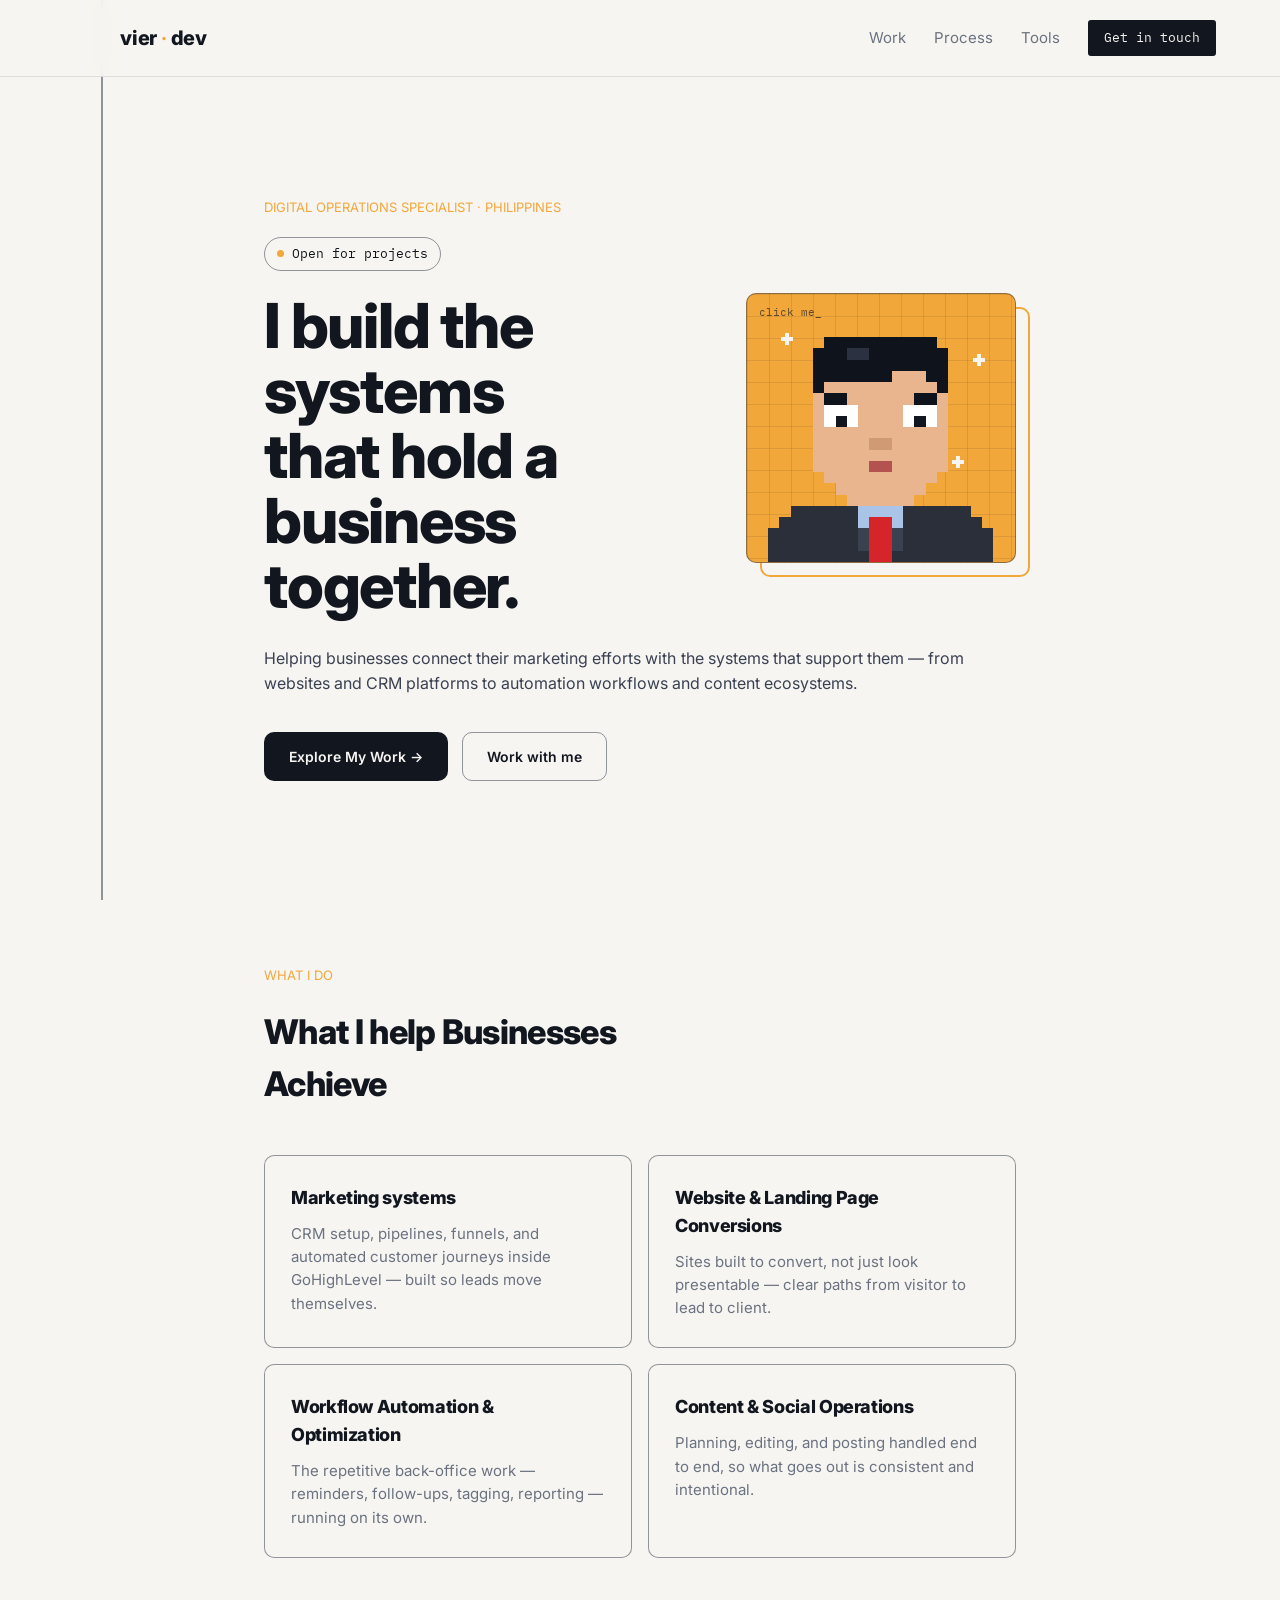
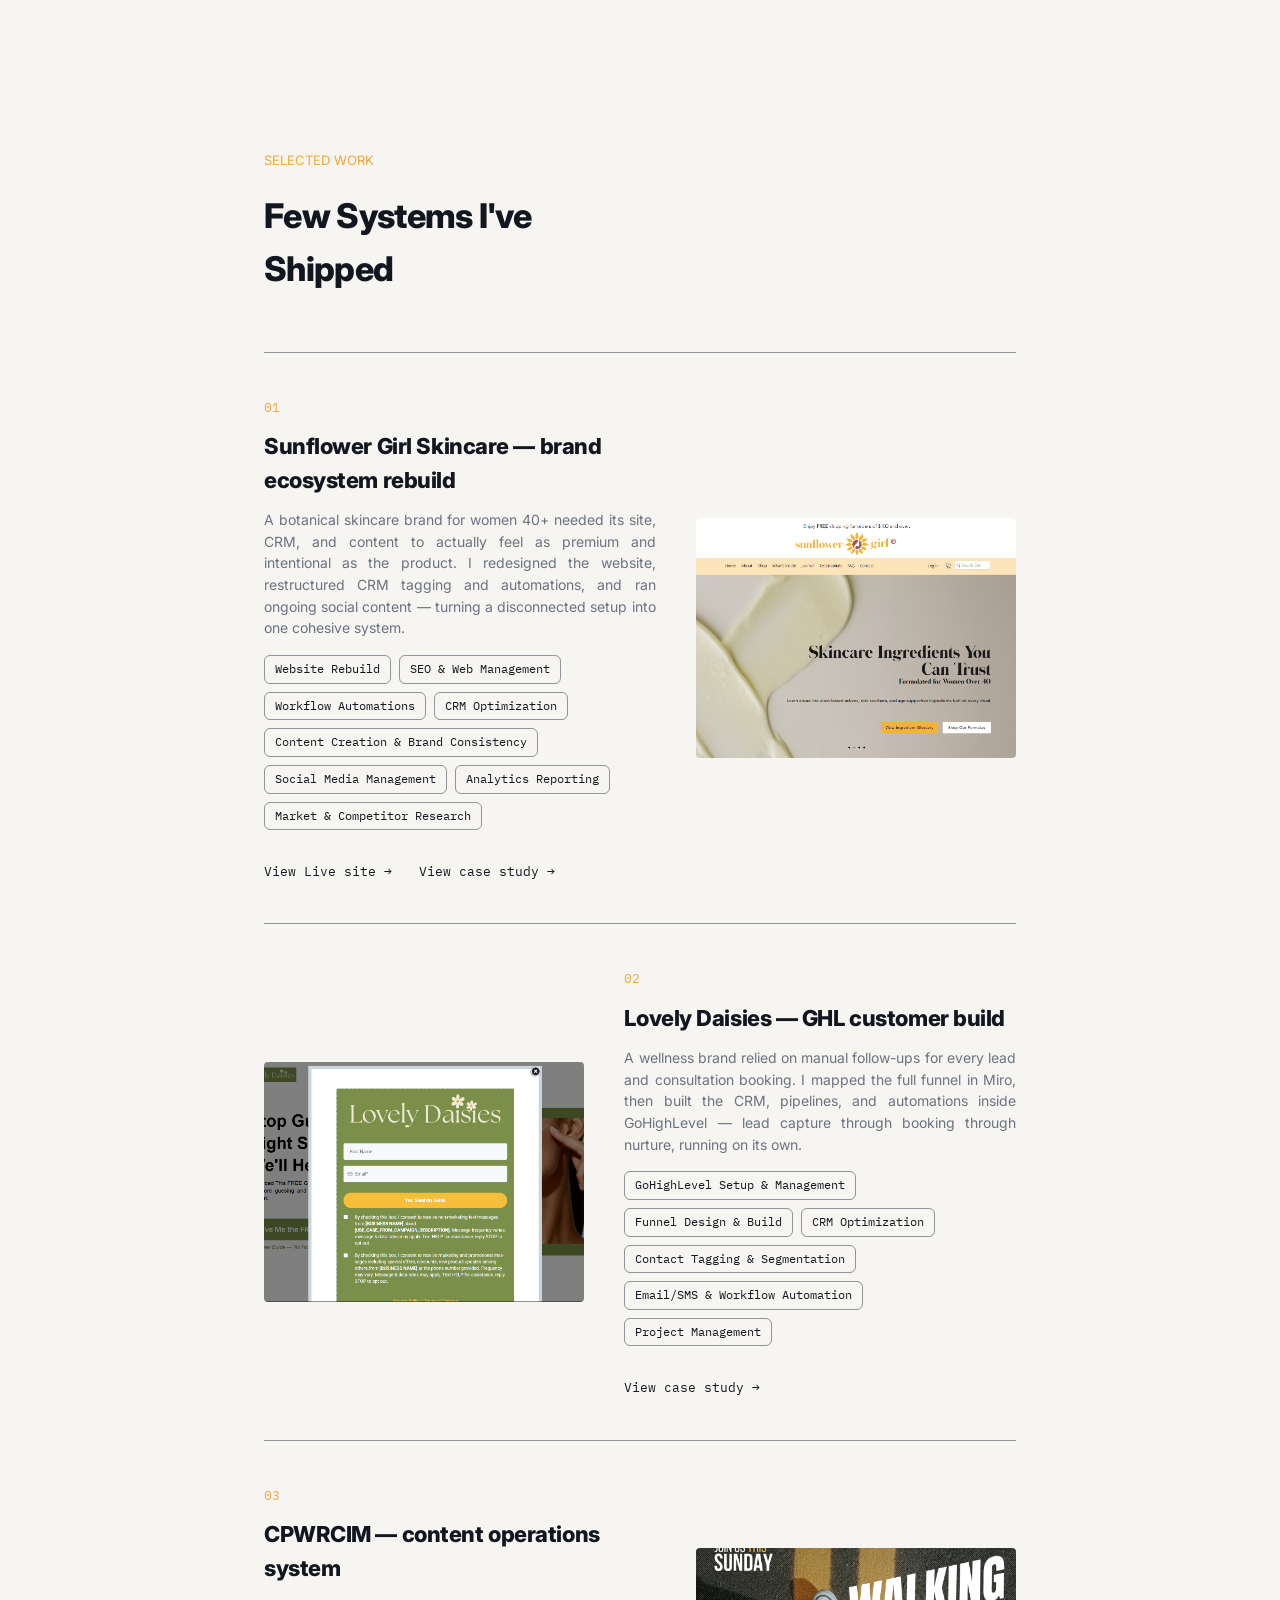
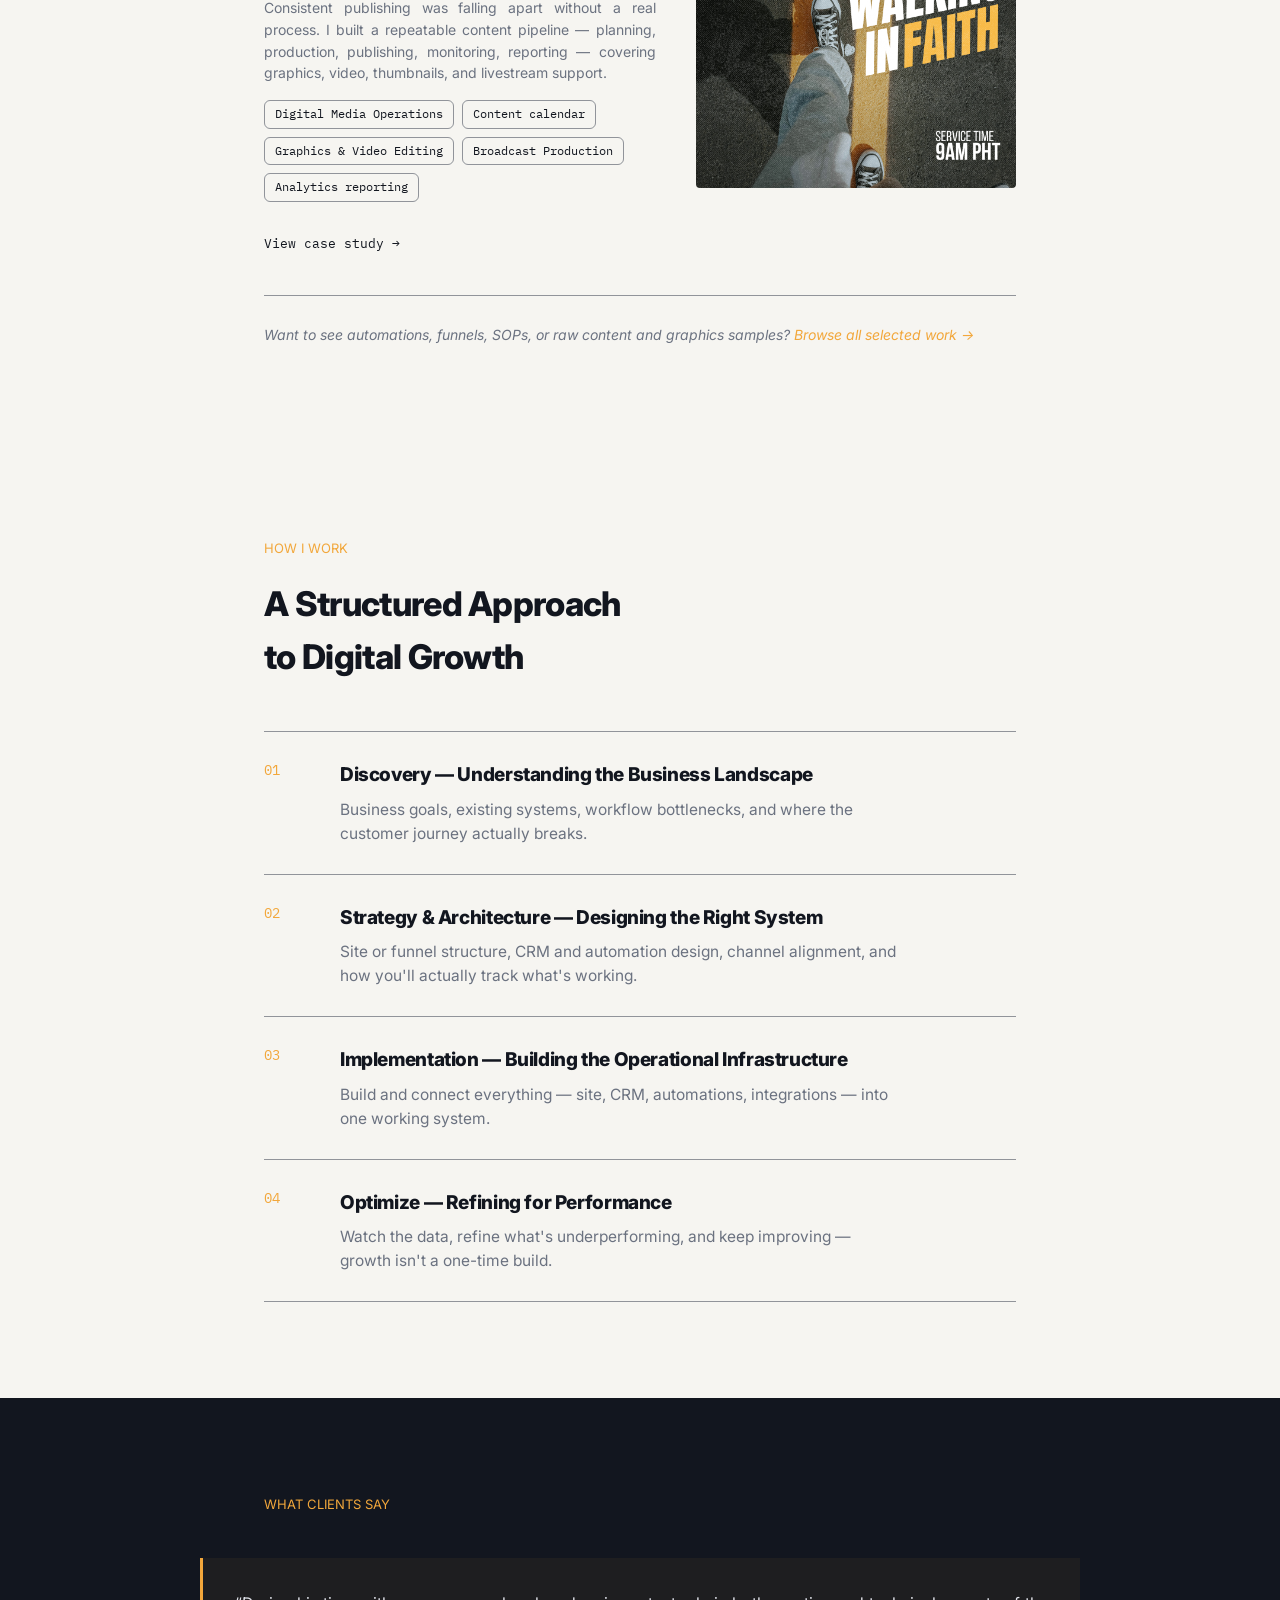
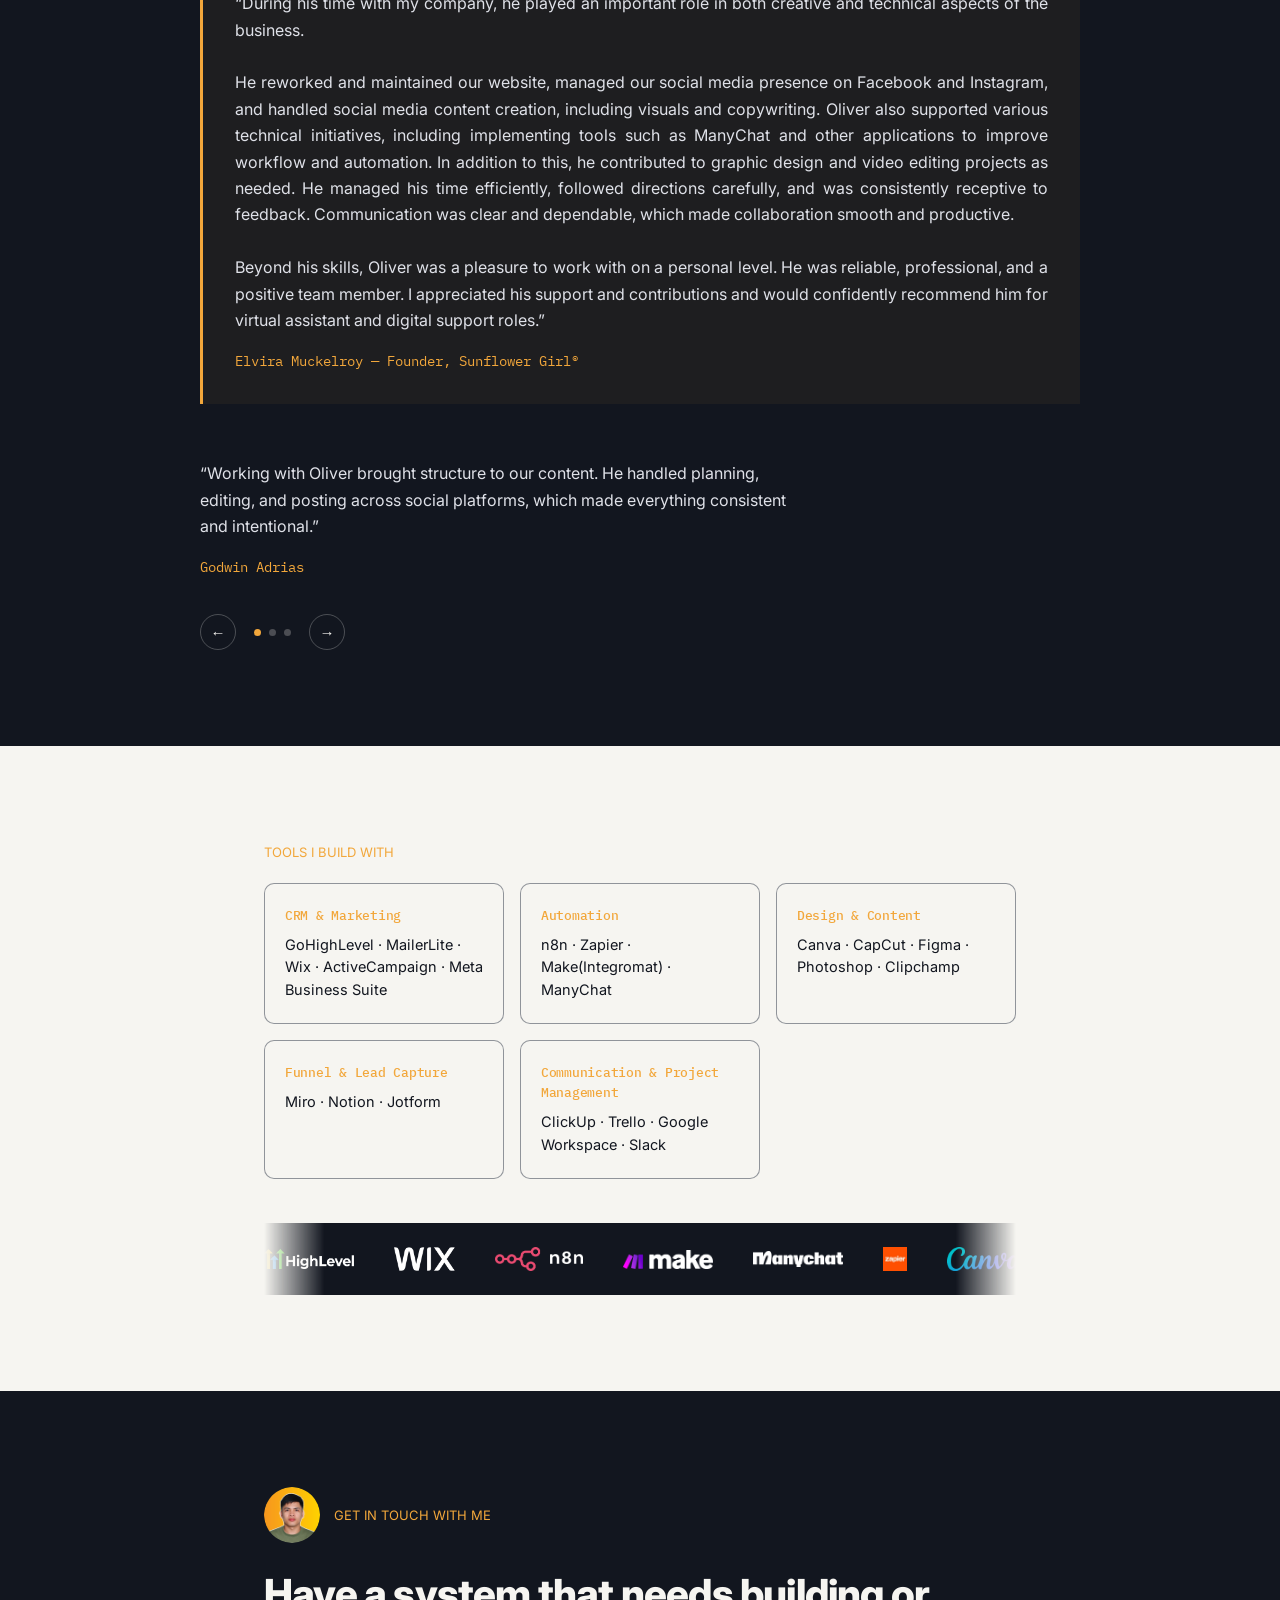
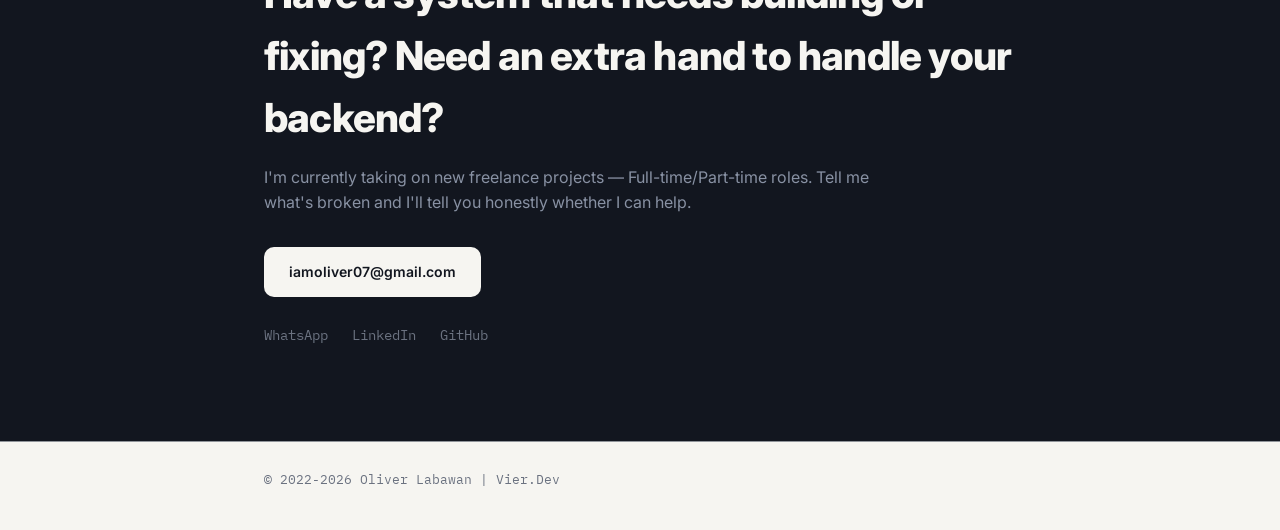
<file: index.html>
<!DOCTYPE html>
<html lang="en">
<head>
<meta charset="UTF-8">
<meta name="viewport" content="width=device-width, initial-scale=1.0">
<title>Oliver Labawan — Digital Operations & Systems Builder</title>
<meta name="description" content="I connect marketing, CRM, and automation into one working system. GoHighLevel, workflow automation, and content operations for growing businesses.">
<link rel="preconnect" href="https://fonts.googleapis.com">
<link rel="preconnect" href="https://fonts.gstatic.com" crossorigin>
<link href="https://fonts.googleapis.com/css2?family=IBM+Plex+Mono:wght@400;500&family=Inter:wght@400;500;600;700;800&display=swap" rel="stylesheet">
<link rel="stylesheet" href="styles.css">
<link rel="icon" type="image/png" href="images/favicon.ico">
<link rel="stylesheet" href="pixel-hero.css?v=1">
</head>
<body>

<div class="rail" aria-hidden="true"><div class="rail-fill" id="railFill"></div></div>

<header class="topbar">
  <div>  
    <!-- <img class="topbar-photo" src="images/Photo.jpg" alt="Oliver Labawan"> -->
    <a href="#top" class="wordmark"> vier <span><b>·</b></span> dev </a>
  </div>
  <nav class="topnav">
    <a href="#work">Work</a>
    <a href="#process">Process</a>
    <a href="#tools">Tools</a>
    <a href="#contact" class="nav-cta">Get in touch</a>
  </nav>
</header>

<main id="top">

  <!-- ============ HERO ============ -->
  <section class="hero">
    <p class="tag">DIGITAL OPERATIONS SPECIALIST · PHILIPPINES</p>
    <div class="status-badge"><span class="status-dot"></span> Open for projects</div>
  
    <div class="hero-top">
      <h1>I build the systems<br>that hold a business<br>together.</h1>
      <div class="hero-photo-wrap">
        <div class="pixel-hero" id="pixelHero"></div>
      </div>
    </div>
  
    <p class="hero-sub" style="text-align: justify;">
      Helping businesses connect their marketing efforts with the systems that support them —
      from websites and CRM platforms to automation workflows and content ecosystems.
    </p>
    <div class="hero-actions">
      <a href="#work" class="btn btn-primary">Explore My Work →</a>
      <a href="#contact" class="btn btn-ghost">Work with me</a>
    </div>
  </section>

  <!-- ============ WHAT I DO ============ -->
  <section class="services reveal" id="services">
    <p class="tag">WHAT I DO</p>
    <h2>What I help Businesses Achieve</h2>
    <div class="service-grid">
      <div class="service">
        <h3>Marketing systems</h3>
        <p>CRM setup, pipelines, funnels, and automated customer journeys inside GoHighLevel — built so leads move themselves.</p>
      </div>
      <div class="service">
        <h3>Website & Landing Page Conversions</h3>
        <p>Sites built to convert, not just look presentable — clear paths from visitor to lead to client.</p>
      </div>
      <div class="service">
        <h3>Workflow Automation & Optimization</h3>
        <p>The repetitive back-office work — reminders, follow-ups, tagging, reporting — running on its own.</p>
      </div>
      <div class="service">
        <h3>Content & Social Operations</h3>
        <p>Planning, editing, and posting handled end to end, so what goes out is consistent and intentional.</p>
      </div>
    </div>
  </section>

  <!-- ============ SELECTED WORK ============ -->
  <!-- EDIT ME: swap in your real case studies. Duplicate a .case block for more. -->
  <section class="work reveal" id="work">
    <p class="tag">SELECTED WORK</p>
    <h2>Few Systems I've Shipped</h2>

    <article class="case">
      <div class="case-info">
        <span class="case-num">01</span>
        <h3>Sunflower Girl Skincare — brand ecosystem rebuild</h3>
        <p>A botanical skincare brand for women 40+ needed its site, CRM, and content to actually feel as premium and intentional as the product. I redesigned the website, restructured CRM tagging and automations, and ran ongoing social content — turning a disconnected setup into one cohesive system.</p>
        <ul class="case-meta">
          <li>Website Rebuild</li>
          <li>SEO & Web Management</li>
          <li>Workflow Automations</li>
          <li>CRM Optimization</li>
          <li>Content Creation & Brand Consistency</li>
          <li>Social Media Management</li>
          <li>Analytics Reporting</li>
          <li>Market & Competitor Research</li>
        </ul>
        <a class="case-link" href="https://www.sunflowergirl.com/" target="_blank" rel="noopener">View Live site →</a>
        <a class="case-link" href="work/sunflower-girl-skincare.html">View case study →</a>
      </div>
      <div class="case-visual" data-label="Sunflower Girl">
        <img src="images/sunflowergirl-homepage.png" alt="Sunflower Girl"></img>
    </div>
    </article>

      <article class="case reverse">
      <div class="case-info">
        <span class="case-num">02</span>
        <h3>Lovely Daisies — GHL customer build</h3>
        <p>A wellness brand relied on manual follow-ups for every lead and consultation booking. I mapped the full funnel in Miro, then built the CRM, pipelines, and automations inside GoHighLevel — lead capture through booking through nurture, running on its own.</p>
        <ul class="case-meta">
          <li>GoHighLevel Setup & Management</li>
          <li>Funnel Design & Build</li>
          <li>CRM Optimization</li>
          <li>Contact Tagging & Segmentation</li>
          <li>Email/SMS & Workflow Automation</li>
          <li>Project Management</li>
        </ul>
        <a class="case-link" href="work/lovely-daisies.html">View case study →</a>
      </div>
        <div class="case-visual" data-label="Lovely Daisies">
          <img src="../images/lovelydaisies/Landing Page Form.png" alt="Lovely Daisies"></img>
       </div>
    </article>

    <article class="case">
      <div class="case-info">
        <span class="case-num">03</span>
        <h3>CPWRCIM — content operations system</h3>
        <p>Consistent publishing was falling apart without a real process. I built a repeatable content pipeline — planning, production, publishing, monitoring, reporting — covering graphics, video, thumbnails, and livestream support.</p>
        <ul class="case-meta">
          <li>Digital Media Operations</li>
          <li>Content calendar</li>
          <li>Graphics & Video Editing</li>
          <li>Broadcast Production</li>
          <li>Analytics reporting</li>
        </ul>
        <a class="case-link" href="work/cpwrcim.html">View case study →</a>
      </div>
        <div class="case-visual" data-label="CPWRCIM">
          <img src="../images/social-media/walking-faith.png" alt="CPWRCIM"></img>
       </div>
    </article>

    <p class="case-note">Want to see automations, funnels, SOPs, or raw content and graphics samples? 
      <a href="work/work-index.html" style="color:var(--signal);">Browse all selected work →</a></p>
  </section>

  <!-- ============ PROCESS ============ -->
  <section class="process reveal" id="process">
    <p class="tag">HOW I WORK</p>
    <h2>A Structured Approach to Digital Growth</h2>
    <ol class="process-list">
      <li>
        <span class="p-num">01</span>
        <div>
          <h3>Discovery — Understanding the Business Landscape</h3>
          <p>Business goals, existing systems, workflow bottlenecks, and where the customer journey actually breaks.</p>
        </div>
      </li>
      <li>
        <span class="p-num">02</span>
        <div>
          <h3>Strategy & Architecture — Designing the Right System</h3>
          <p>Site or funnel structure, CRM and automation design, channel alignment, and how you'll actually track what's working.</p>
        </div>
      </li>
      <li>
        <span class="p-num">03</span>
        <div>
          <h3>Implementation — Building the Operational Infrastructure</h3>
          <p>Build and connect everything — site, CRM, automations, integrations — into one working system.</p>
        </div>
      </li>
      <li>
        <span class="p-num">04</span>
        <div>
          <h3>Optimize — Refining for Performance</h3>
          <p>Watch the data, refine what's underperforming, and keep improving — growth isn't a one-time build.</p>
        </div>
      </li>
    </ol>
  </section>

  <!-- ============ TESTIMONIALS ============ -->
 <section class="testimonials reveal">
    <p class="tag">WHAT CLIENTS SAY</p>
   <blockquote class="t-featured">
      <p>“During his time with my company, he played an important role in both creative and technical aspects of the business. <br><br>
            He reworked and maintained our website, managed our social media presence on Facebook and Instagram, and handled social media content creation, including visuals and copywriting. Oliver also supported various technical initiatives, including implementing tools such as ManyChat and other applications to improve workflow and automation.
            In addition to this, he contributed to graphic design and video editing projects as needed. He managed his time efficiently, followed directions carefully, and was consistently receptive to feedback. Communication was clear and dependable, which made collaboration smooth and productive.<br>
            <br>Beyond his skills, Oliver was a pleasure to work with on a personal level. He was reliable, professional, and a positive team member. I appreciated his support and contributions and would confidently recommend him for virtual assistant and digital support roles.”</p>
      <cite>Elvira Muckelroy — Founder, Sunflower Girl®</cite>
    </blockquote>
    <div class="testimonial-slider">
      <div class="testimonial-track">
        <blockquote class="t-slide">
          <p>“Working with Oliver brought structure to our content. He handled planning, editing, and posting across social platforms, which made everything consistent and intentional.”</p>
          <cite>Godwin Adrias</cite>
        </blockquote>
        <blockquote class="t-slide">
          <p>“Great job, Oliver! And I am pleased how well you communicate everything. You helped me turn a messy setup into a complete, automated system. Now we have a funnel that actually guides leads from inquiry to conversion.”</p>
          <cite>Deb Dalman</cite>
        </blockquote>
        <blockquote class="t-slide">
          <p>“I reviewed your proposed system structure and I like it! Thank you for putting your best effort into making the system the best it could.”</p>
          <cite>Darwin Estologa</cite>
        </blockquote>
      </div>
      <div class="t-controls">
        <button class="t-arrow" id="tPrev" aria-label="Previous testimonial">←</button>
        <div class="t-dots" id="tDots"></div>
        <button class="t-arrow" id="tNext" aria-label="Next testimonial">→</button>
      </div>
    </div>
  </section>

  <!-- ============ TOOLS ============ -->
  <section class="tools reveal" id="tools">
    <p class="tag">TOOLS I BUILD WITH</p>
    <div class="tools-grid">
      <div class="tool-cat">
        <h4>CRM & Marketing</h4>
        <p>GoHighLevel · MailerLite · Wix · ActiveCampaign · Meta Business Suite</p>
      </div>
      <div class="tool-cat">
        <h4>Automation</h4>
        <p>n8n · Zapier · Make(Integromat) · ManyChat</p>
      </div>
      <div class="tool-cat">
        <h4>Design & Content</h4>
        <p>Canva · CapCut · Figma · Photoshop · Clipchamp</p>
      </div>
      <div class="tool-cat">
        <h4>Funnel & Lead Capture </h4>
        <p>Miro · Notion · Jotform</p>
      </div>
      <div class="tool-cat">
        <h4>Communication & Project Management</h4>
        <p>ClickUp · Trello · Google Workspace · Slack</p>
      </div>
    </div>

    <div class="ticker" aria-hidden="true">
      <div class="ticker-track">
        
        <span><img src="../images/logos/ghl.png" alt="GoHighLevel"></span><span><img src="../images/logos/wix.png" alt="Wix"></span>
        <span><img src="../images/logos/n8n.png" alt="n8n"></span><span><img src="../images/logos/make.png" alt="Make(Integromat)"></span>
        <span><img src="../images/logos/manychat.png" alt="ManyChat"></span><span><img src="../images/logos/zapier.jpeg" alt="Zapier"></span>
        <span><img src="../images/logos/canva.png" alt="Canva"></span><span><img src="../images/logos/capcut.png" alt="CapCut"></span>
        <span><img src="../images/logos/calendly.png" alt="Calendly"></span><span class="logo-dark"><img src="../images/logos/claude.png" alt="Claude"></span>
        <span><img src="../images/logos/clickup.png" alt="ClickUp"></span><span><img src="../images/logos/clipchamp.png" alt="Clipchamp"></span>
        <span><img src="../images/logos/figma.png" alt="Figma"></span><span><img src="../images/logos/google.png" alt="Google Workspace"></span>
        <span><img src="../images/logos/hubspot.png" alt="Hubspot"></span><span><img src="../images/logos/jotform.png" alt="JotForm"></span>
        <span><img src="../images/logos/mailerlite.png" alt="MailerLite"></span><span><img src="../images/logos/meta.png" alt="Meta"></span>
        <span><img src="../images/logos/miro.png" alt="Miro"></span><span><img src="../images/logos/notion.png" alt="Notion"></span>
        <span><img src="../images/logos/photoshop.png" alt="Photoshop"></span><span><img src="../images/logos/slack.png" alt="Slack"></span>
        <span><img src="../images/logos/trello.png" alt="Trello"></span><span><img src="../images/logos/whatsapp.png" alt="WhatsApp"></span>
        <span><img src="../images/logos/airtable.svg" alt="Airtable"></span><span><img src="../images/logos/active-campaign.svg" alt="Active Campaign"></span>

        <span><img src="../images/logos/ghl.png" alt="GoHighLevel"></span><span><img src="../images/logos/wix.png" alt="Wix"></span>
        <span><img src="../images/logos/n8n.png" alt="n8n"></span><span><img src="../images/logos/make.png" alt="Make(Integromat)"></span>
        <span><img src="../images/logos/manychat.png" alt="ManyChat"></span><span><img src="../images/logos/zapier.jpeg" alt="Zapier"></span>
        <span><img src="../images/logos/canva.png" alt="Canva"></span><span><img src="../images/logos/capcut.png" alt="CapCut"></span>
        <span><img src="../images/logos/calendly.png" alt="Calendly"></span><span><img src="../images/logos/claude.png" alt="Claude"></span>
        <span><img src="../images/logos/clickup.png" alt="ClickUp"></span><span><img src="../images/logos/clipchamp.png" alt="Clipchamp"></span>
        <span><img src="../images/logos/figma.png" alt="Figma"></span><span><img src="../images/logos/google.png" alt="Google Workspace"></span>
        <span><img src="../images/logos/hubspot.png" alt="Hubspot"></span><span><img src="../images/logos/jotform.png" alt="JotForm"></span>
        <span><img src="../images/logos/mailerlite.png" alt="MailerLite"></span><span><img src="../images/logos/meta.png" alt="Meta"></span>
        <span><img src="../images/logos/miro.png" alt="Miro"></span><span><img src="../images/logos/notion.png" alt="Notion"></span>
        <span><img src="../images/logos/photoshop.png" alt="Photoshop"></span><span><img src="../images/logos/slack.png" alt="Slack"></span>
        <span><img src="../images/logos/trello.png" alt="Trello"></span><span><img src="../images/logos/whatsapp.png" alt="WhatsApp"></span>
        <span><img src="../images/logos/airtable.svg" alt="Airtable"></span><span><img src="../images/logos/active-campaign.svg" alt="Active Campaign"></span>

      </div>
    </div>
  </section>

  <!-- ============ CONTACT ============ -->
  <section class="contact reveal" id="contact">
    <div class="contact-inner">
      <div class="contact-tagline">
        <img class="contact-avatar"
             src="images/profile-pic.png"
             alt="Oliver Labawan"
             width="56" height="56"
             style="width:56px;height:56px;">
        <p class="tag">GET IN TOUCH WITH ME</p>
      </div>
      <h2>Have a system that needs building or fixing? Need an extra hand to handle your backend?</h2>
      <p class="contact-sub">I'm currently taking on new freelance projects — Full-time/Part-time roles. Tell me what's broken and I'll tell you honestly whether I can help.</p>
       <a href="mailto:iamoliver07@gmail.com" class="btn btn-primary">iamoliver07@gmail.com</a>
      <div class="contact-links">
        <a href="https://api.whatsapp.com/send?phone=639488190648" target="_blank" rel="noopener">WhatsApp</a>
        <a href="https://www.linkedin.com/in/vier-dev" target="_blank" rel="noopener">LinkedIn</a>
        <a href="https://github.com/vier-dev" target="_blank" rel="noopener">GitHub</a>
      </div>
    </div>
  </section>
  
  

</main>

<footer class="footer">
  <p>© 2022-<span id="year"></span> Oliver Labawan | Vier.Dev </p>
</footer>

<script src="script.js"></script>
<script src="pixel-hero.js?v=1"></script>
</body>
</html>
</file>
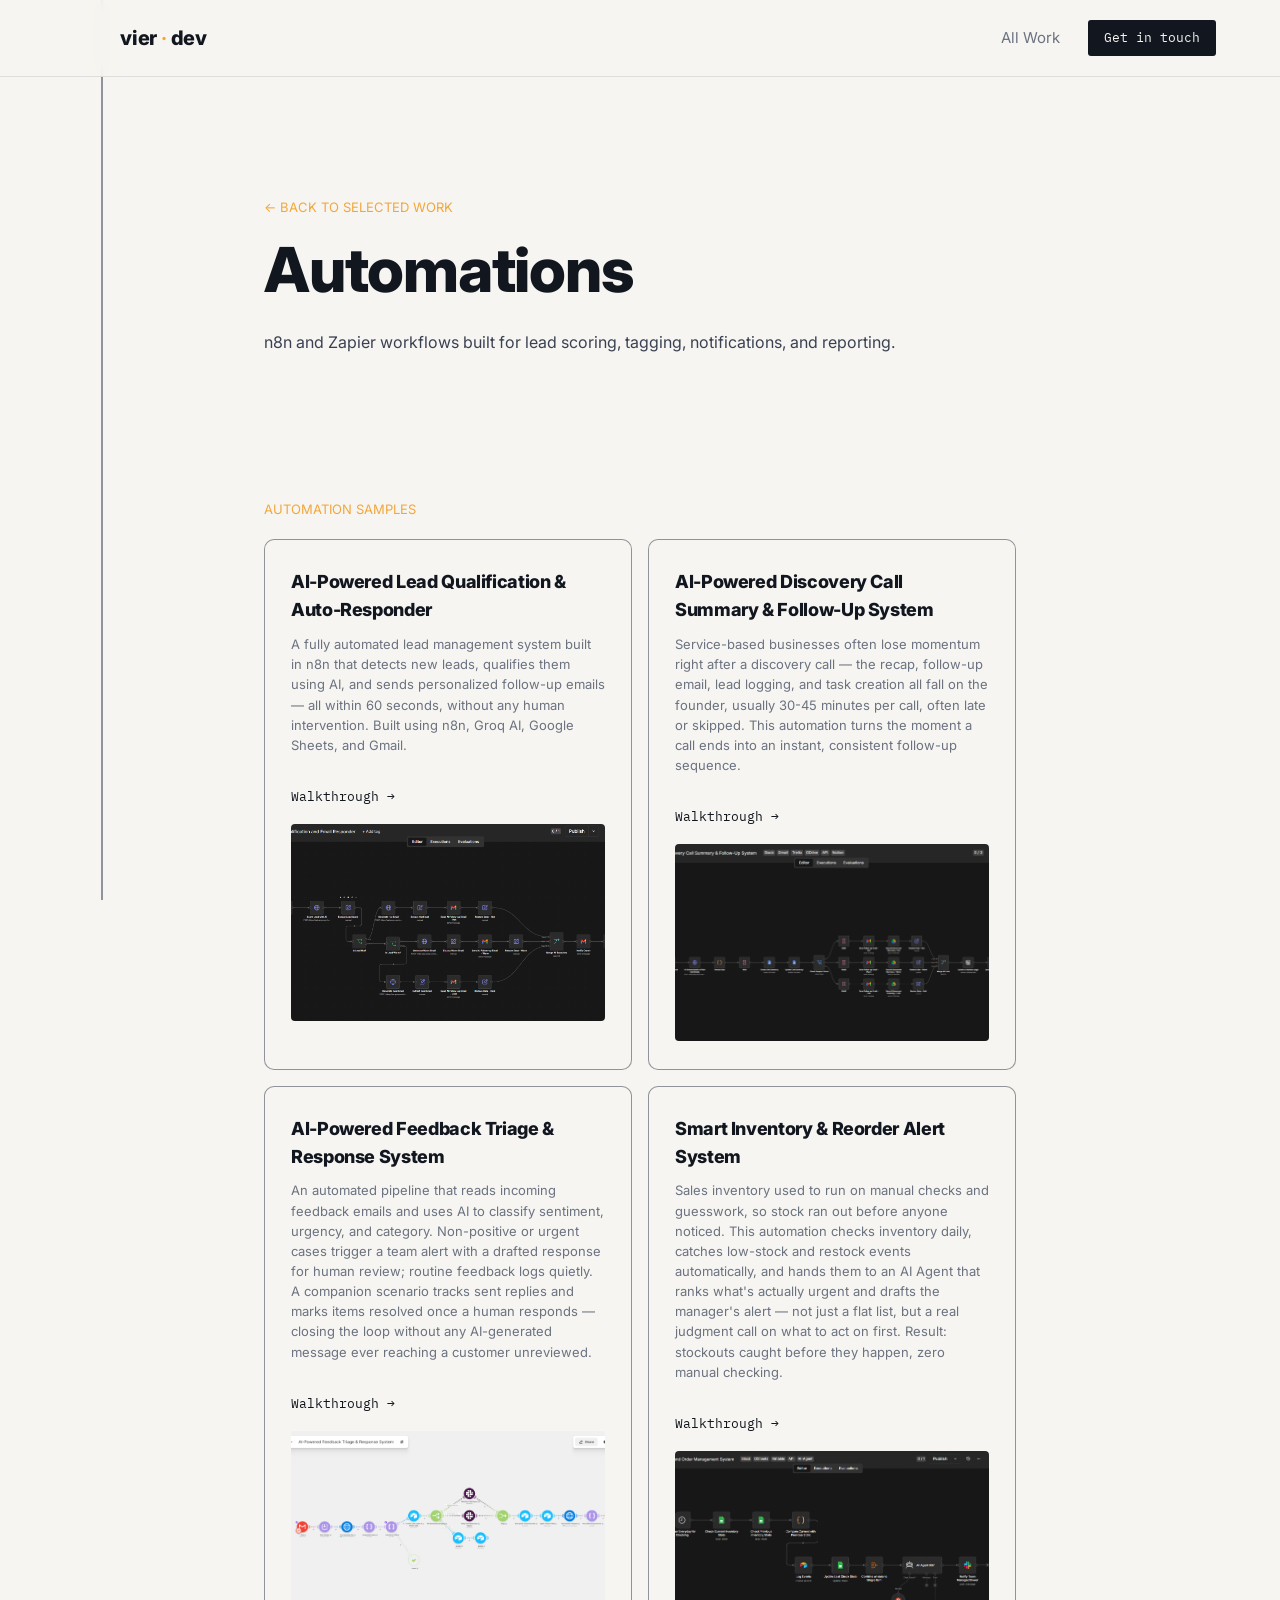
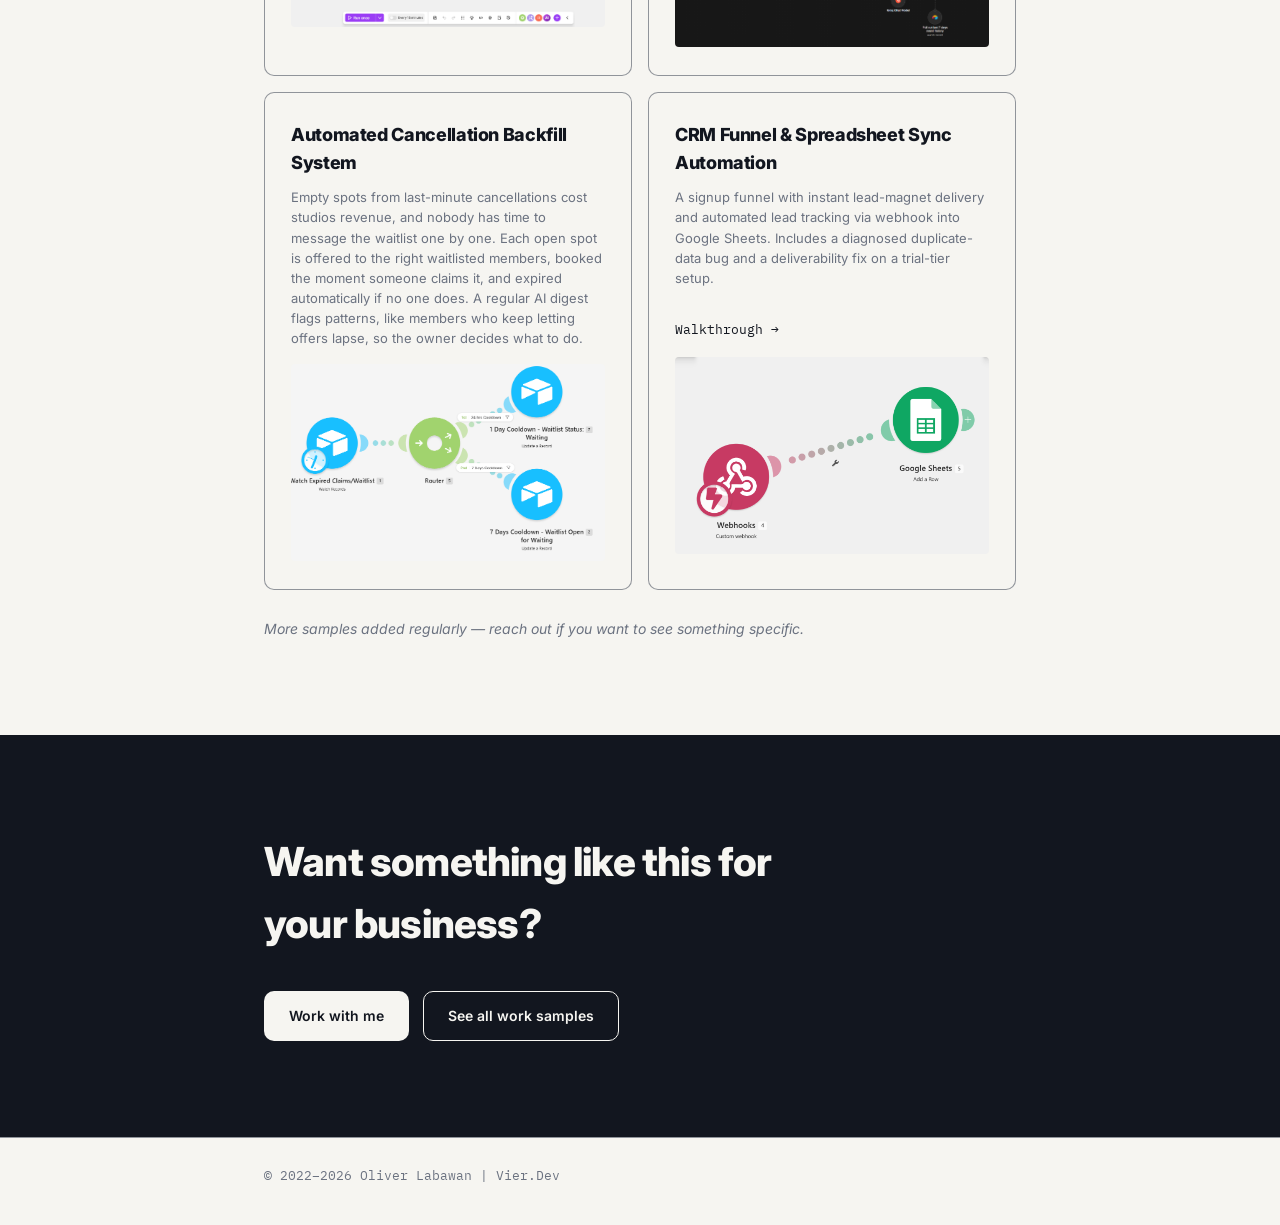
<file: work/automations.html>
<!DOCTYPE html>
<html lang="en">
<head>
<meta charset="UTF-8">
<meta name="viewport" content="width=device-width, initial-scale=1.0">
<title>Automations | Oliver Labawan</title>
<meta name="description" content="n8n and Zapier workflows built for lead scoring, tagging, notifications, and reporting.">
<link rel="preconnect" href="https://fonts.googleapis.com">
<link rel="preconnect" href="https://fonts.gstatic.com" crossorigin>
<link href="https://fonts.googleapis.com/css2?family=IBM+Plex+Mono:wght@400;500&family=Inter:wght@400;500;600;700;800&display=swap" rel="stylesheet">
<link rel="stylesheet" href="../styles.css?v=2">
<link rel="icon" type="image/png" href="../images/favicon.ico">
</head>
<body>

<div class="rail" aria-hidden="true"><div class="rail-fill" id="railFill"></div></div>

<header class="topbar">
  <a href="../index.html#top" class="wordmark"> vier <span><b>·</b></span> dev </a>
  <nav class="topnav">
    <a href="work-index.html">All Work</a>
    <a href="../index.html#contact" class="nav-cta">Get in touch</a>
  </nav>
</header>

<main id="top">

  <section class="hero" style="padding-bottom: 48px;">
    <p class="tag"><a href="work-index.html" style="color:var(--signal);">← BACK TO SELECTED WORK</a></p>
    <h1 style="max-width: 16ch;">Automations</h1>
    <p class="hero-sub">n8n and Zapier workflows built for lead scoring, tagging, notifications, and reporting.</p>
  </section>

  <!-- SAMPLES — duplicate a .service block below to add more -->
  <section class="services reveal">
    <p class="tag">AUTOMATION SAMPLES</p>
    <div class="service-grid">

      <!-- EDIT ME: sample 1 -->
      <div class="service">
        <h3>AI-Powered Lead Qualification & Auto-Responder</h3>
        <p style="font-size: 13px">A fully automated lead management system built in n8n that detects new leads, qualifies them using AI, and sends personalized follow-up emails — all within 60 seconds, without any human intervention. Built using n8n, Groq AI, Google Sheets, and Gmail.</p>
          <a class="case-link" href="https://www.loom.com/share/16ba4f935728435f8869e80cb67d7417" target="_blank" rel="noopener noreferrer">Walkthrough →</a>
        <div class="case-visual" style="aspect-ratio:16/10; margin-top:16px;"><img src="../images/automations/lead-qualification.png" alt="AI-Powered Lead Qualification and Auto-Responder"></div>
      </div>

      
      <!-- EDIT ME: sample 2 -->

      <div class="service">
        <h3>AI-Powered Discovery Call Summary & Follow-Up System</h3>
        <p style="font-size: 13px">Service-based businesses often lose momentum right after a discovery call — the recap, follow-up email, lead logging, and task creation all fall on the founder, usually 30-45 minutes per call, often late or skipped. This automation turns the moment a call ends into an instant, consistent follow-up sequence.</p>
          <a class="case-link" href="https://www.loom.com/share/9d1b3670315c481c8bffe13590fb3806" target="_blank" rel="noopener noreferrer">Walkthrough →</a>
        <div class="case-visual" style="aspect-ratio:16/10; margin-top:16px;"><img src="../images/automations/discovery-call.png" alt="AI-Powered Discovery Call Summary and Follow-Up System"></div>
      </div>
      

      <!-- EDIT ME: sample 3 -->

      <div class="service">
        <h3>AI-Powered Feedback Triage & Response System</h3>
        <p style="font-size: 13px">An automated pipeline that reads incoming feedback emails and uses AI to classify sentiment, urgency, and category. Non-positive or urgent cases trigger a team alert with a drafted response for human review; routine feedback logs quietly. A companion scenario tracks sent replies and marks items resolved once a human responds — closing the loop without any AI-generated message ever reaching a customer unreviewed.</p>
          <a class="case-link" href="https://www.loom.com/share/8a747f294eaa4c1ba3af5d05537c700a" target="_blank" rel="noopener noreferrer">Walkthrough →</a>
        <div class="case-visual" style="aspect-ratio:16/10; margin-top:16px;"><img src="../images/automations/feedback-triage.png" alt="AI-Powered Feedback Triage and Response System"></div>
      </div>

      
      <!-- EDIT ME: sample 4 -->

      <div class="service">
        <h3>Smart Inventory & Reorder Alert System</h3>
        <p style="font-size: 13px">Sales inventory used to run on manual checks and guesswork, so stock ran out before anyone noticed. This automation checks inventory daily, catches low-stock and restock events automatically, and hands them to an AI Agent that ranks what's actually urgent and drafts the manager's alert — not just a flat list, but a real judgment call on what to act on first. Result: stockouts caught before they happen, zero manual checking.</p>
          <a class="case-link" href="https://www.loom.com/share/22e7f2c92d5c46a5a52532f2341a2766" target="_blank" rel="noopener noreferrer">Walkthrough →</a>
        <div class="case-visual" style="aspect-ratio:16/10; margin-top:16px;"><img src="../images/automations/smart-inventory.png" alt="Smart Inventory and Reorder Alert System"></div>
      </div>


      <!-- EDIT ME: sample 5 -->

      <div class="service">
        <h3>Automated Cancellation Backfill System</h3>
        <p style="font-size: 13px">Empty spots from last-minute cancellations cost studios revenue, and nobody has time to message the waitlist one by one. Each open spot is offered to the right waitlisted members, booked the moment someone claims it, and expired automatically if no one does. A regular AI digest flags patterns, like members who keep letting offers lapse, so the owner decides what to do.</p>
          <!-- <a class="case-link" href="https://www.loom.com/share/22e7f2c92d5c46a5a52532f2341a2766" target="_blank" rel="noopener noreferrer">Walkthrough →</a> -->
        <div class="case-visual" style="aspect-ratio:16/10; margin-top:16px;"><img src="../images/automations/backfill-system.png" alt="Automated Cancellation Backfill System"></div>
      </div>


      <!-- EDIT ME: sample 6 -->

      <div class="service">
        <h3>CRM Funnel & Spreadsheet Sync Automation</h3>
        <p style="font-size: 13px">A signup funnel with instant lead-magnet delivery and automated lead tracking via webhook into Google Sheets. Includes a diagnosed duplicate-data bug and a deliverability fix on a trial-tier setup.</p>
          <a class="case-link" href="https://www.loom.com/share/9a8bee7352f4423ba8c33e80585cb324" target="_blank" rel="noopener noreferrer">Walkthrough →</a>
        <div class="case-visual" style="aspect-ratio:16/10; margin-top:16px;"><img src="../images/automations/active-campaign.png" alt="CRM Funnel and Spreadsheet Sync Automation"></div>
      </div>
      
    </div>
    <p class="case-note">More samples added regularly — reach out if you want to see something specific.</p>
  </section>

  <section class="contact reveal">
    <div class="contact-inner">
      <h2 style="max-width: 20ch;">Want something like this for your business?</h2>
        <div class="contact-actions">
          <a href="../index.html#contact" class="btn contact-primary">Work with me</a>
          <a href="work-index.html" class="btn contact-ghost">See all work samples</a>
        </div>
    </div>
  </section>

</main>

<footer class="footer">
  <p>© 2022–<span id="year"></span> Oliver Labawan | Vier.Dev </p>
</footer>
  
<script src="../script.js?v=2"></script>
<script>
(function(){
  const track = document.getElementById('imgTrack');
  const slides = track ? track.querySelectorAll('.img-slide') : [];
  const dotsWrap = document.getElementById('imgDots');
  const prevBtn = document.getElementById('imgPrev');
  const nextBtn = document.getElementById('imgNext');
  if (!track || !slides.length) return;
 
  let current = 0;
  track.style.setProperty('--slide-count', slides.length);
 
  slides.forEach((_, i) => {
    const dot = document.createElement('button');
    dot.className = 't-dot' + (i === 0 ? ' active' : '');
    dot.addEventListener('click', () => goTo(i));
    dotsWrap.appendChild(dot);
  });
  const dots = dotsWrap.querySelectorAll('.t-dot');
 
  function goTo(i){
    current = (i + slides.length) % slides.length;
    track.style.transform = `translateX(-${current * (100 / slides.length)}%)`;
    dots.forEach((d, idx) => d.classList.toggle('active', idx === current));
  }
  prevBtn.addEventListener('click', () => goTo(current - 1));
  nextBtn.addEventListener('click', () => goTo(current + 1));
})();
</script>

</body>
</html>
</file>
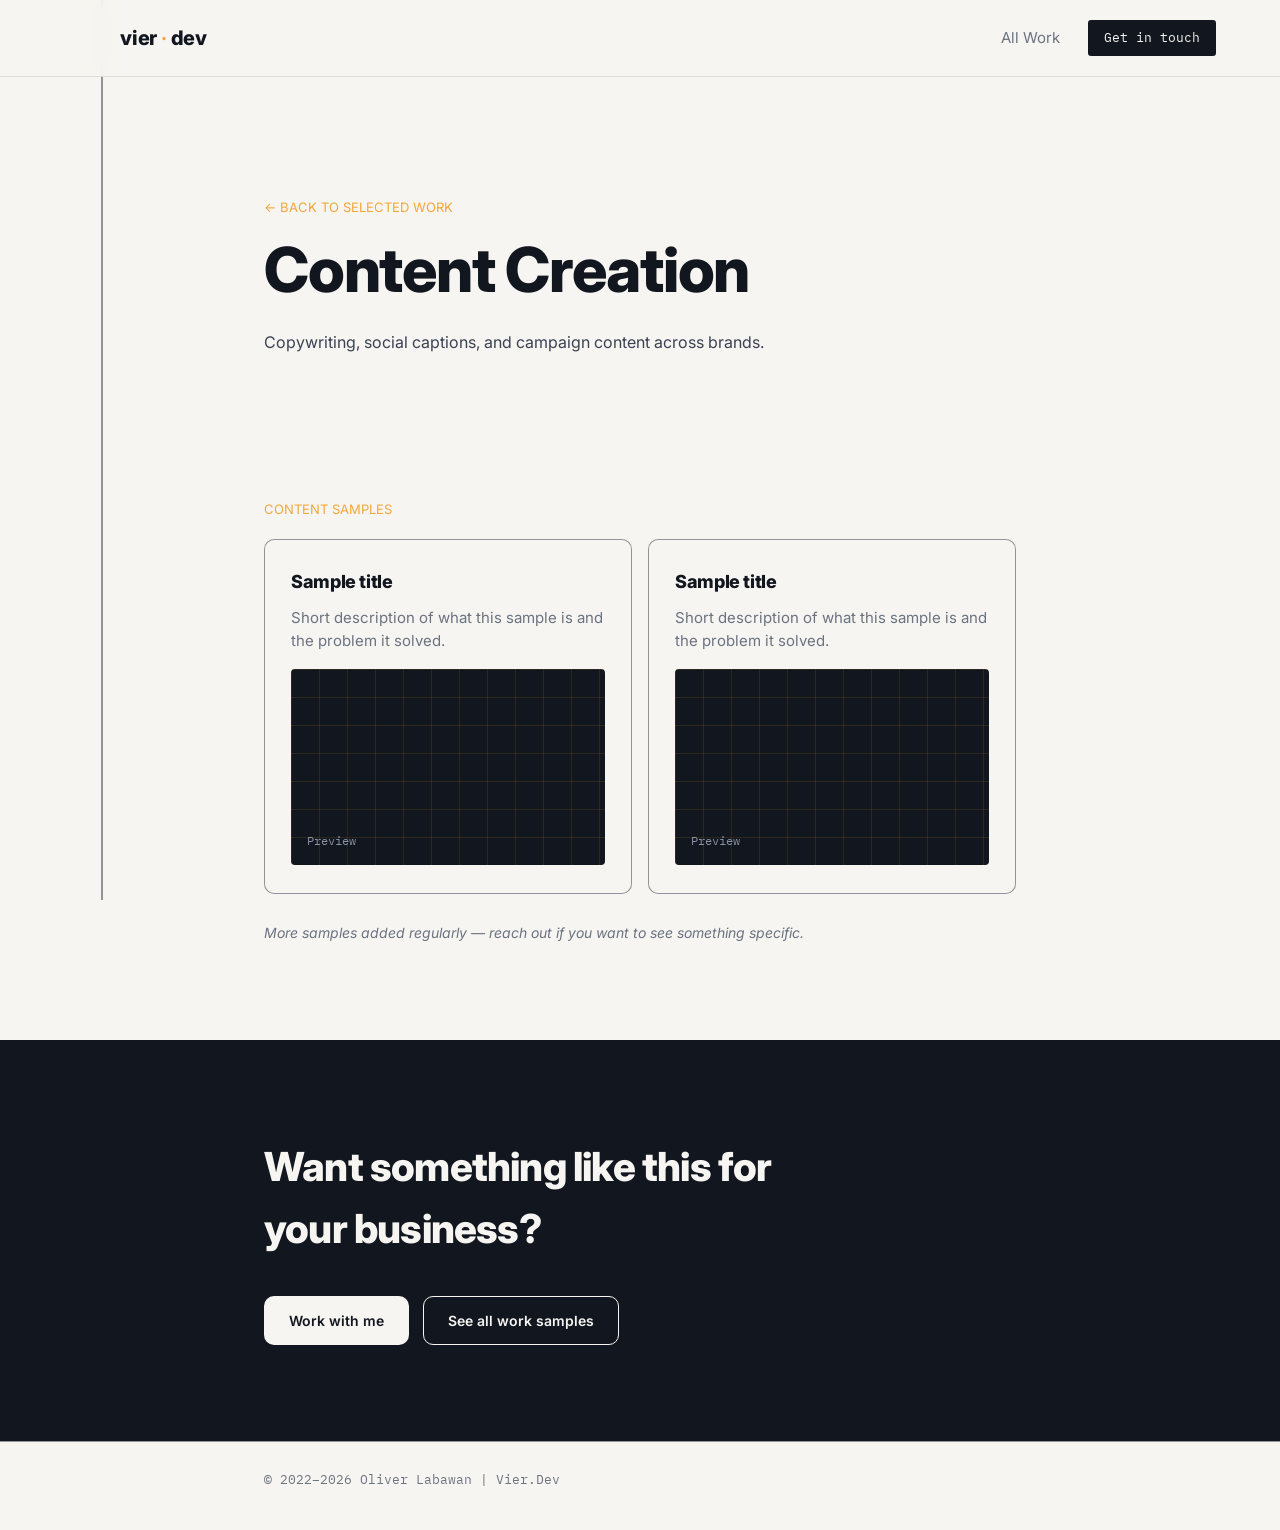
<file: work/content-creation.html>
<!DOCTYPE html>
<html lang="en">
<head>
<meta charset="UTF-8">
<meta name="viewport" content="width=device-width, initial-scale=1.0">
<title>Content Creation | Oliver Labawan</title>
<meta name="description" content="Copywriting, social captions, and campaign content across brands.">
<link rel="preconnect" href="https://fonts.googleapis.com">
<link rel="preconnect" href="https://fonts.gstatic.com" crossorigin>
<link href="https://fonts.googleapis.com/css2?family=IBM+Plex+Mono:wght@400;500&family=Inter:wght@400;500;600;700;800&display=swap" rel="stylesheet">
<link rel="stylesheet" href="../styles.css?v=2">
<link rel="icon" type="image/png" href="../images/favicon.ico">
</head>
<body>

<div class="rail" aria-hidden="true"><div class="rail-fill" id="railFill"></div></div>

<header class="topbar">
  <a href="../index.html#top" class="wordmark"> vier <span><b>·</b></span> dev </a>
  <nav class="topnav">
    <a href="work-index.html">All Work</a>
    <a href="../index.html#contact" class="nav-cta">Get in touch</a>
  </nav>
</header>

<main id="top">

  <section class="hero" style="padding-bottom: 48px;">
    <p class="tag"><a href="work-index.html" style="color:var(--signal);">← BACK TO SELECTED WORK</a></p>
    <h1 style="max-width: 16ch;">Content Creation</h1>
    <p class="hero-sub">Copywriting, social captions, and campaign content across brands.</p>
  </section>

  <!-- SAMPLES — duplicate a .service block below to add more -->
  <section class="services reveal">
    <p class="tag">CONTENT SAMPLES</p>
    <div class="service-grid">

      <!-- EDIT ME: sample 1 -->
      <div class="service">
        <h3>Sample title</h3>
        <p>Short description of what this sample is and the problem it solved.</p>
        <!-- Optional: swap this div for <img src="../images/your-screenshot.png" style="width:100%;border-radius:6px;margin-top:12px;"> -->
        <div class="case-visual" data-label="Preview" style="aspect-ratio:16/10; margin-top:16px;"></div>
      </div>

      <!-- EDIT ME: sample 2 -->
      <div class="service">
        <h3>Sample title</h3>
        <p>Short description of what this sample is and the problem it solved.</p>
        <div class="case-visual" data-label="Preview" style="aspect-ratio:16/10; margin-top:16px;"></div>
      </div>

    </div>
    <p class="case-note">More samples added regularly — reach out if you want to see something specific.</p>
  </section>

  <section class="contact reveal">
    <div class="contact-inner">
      <h2 style="max-width: 20ch;">Want something like this for your business?</h2>
      <div class="contact-actions">
        <a href="../index.html#contact" class="btn contact-primary">Work with me</a>
        <a href="work-index.html" class="btn contact-ghost">See all work samples</a>
      </div>
    </div>
  </section>

</main>

<footer class="footer">
  <p>© 2022–<span id="year"></span> Oliver Labawan | Vier.Dev </p>
</footer>

<script src="../script.js?v=2"></script>
</body>
</html>
</file>
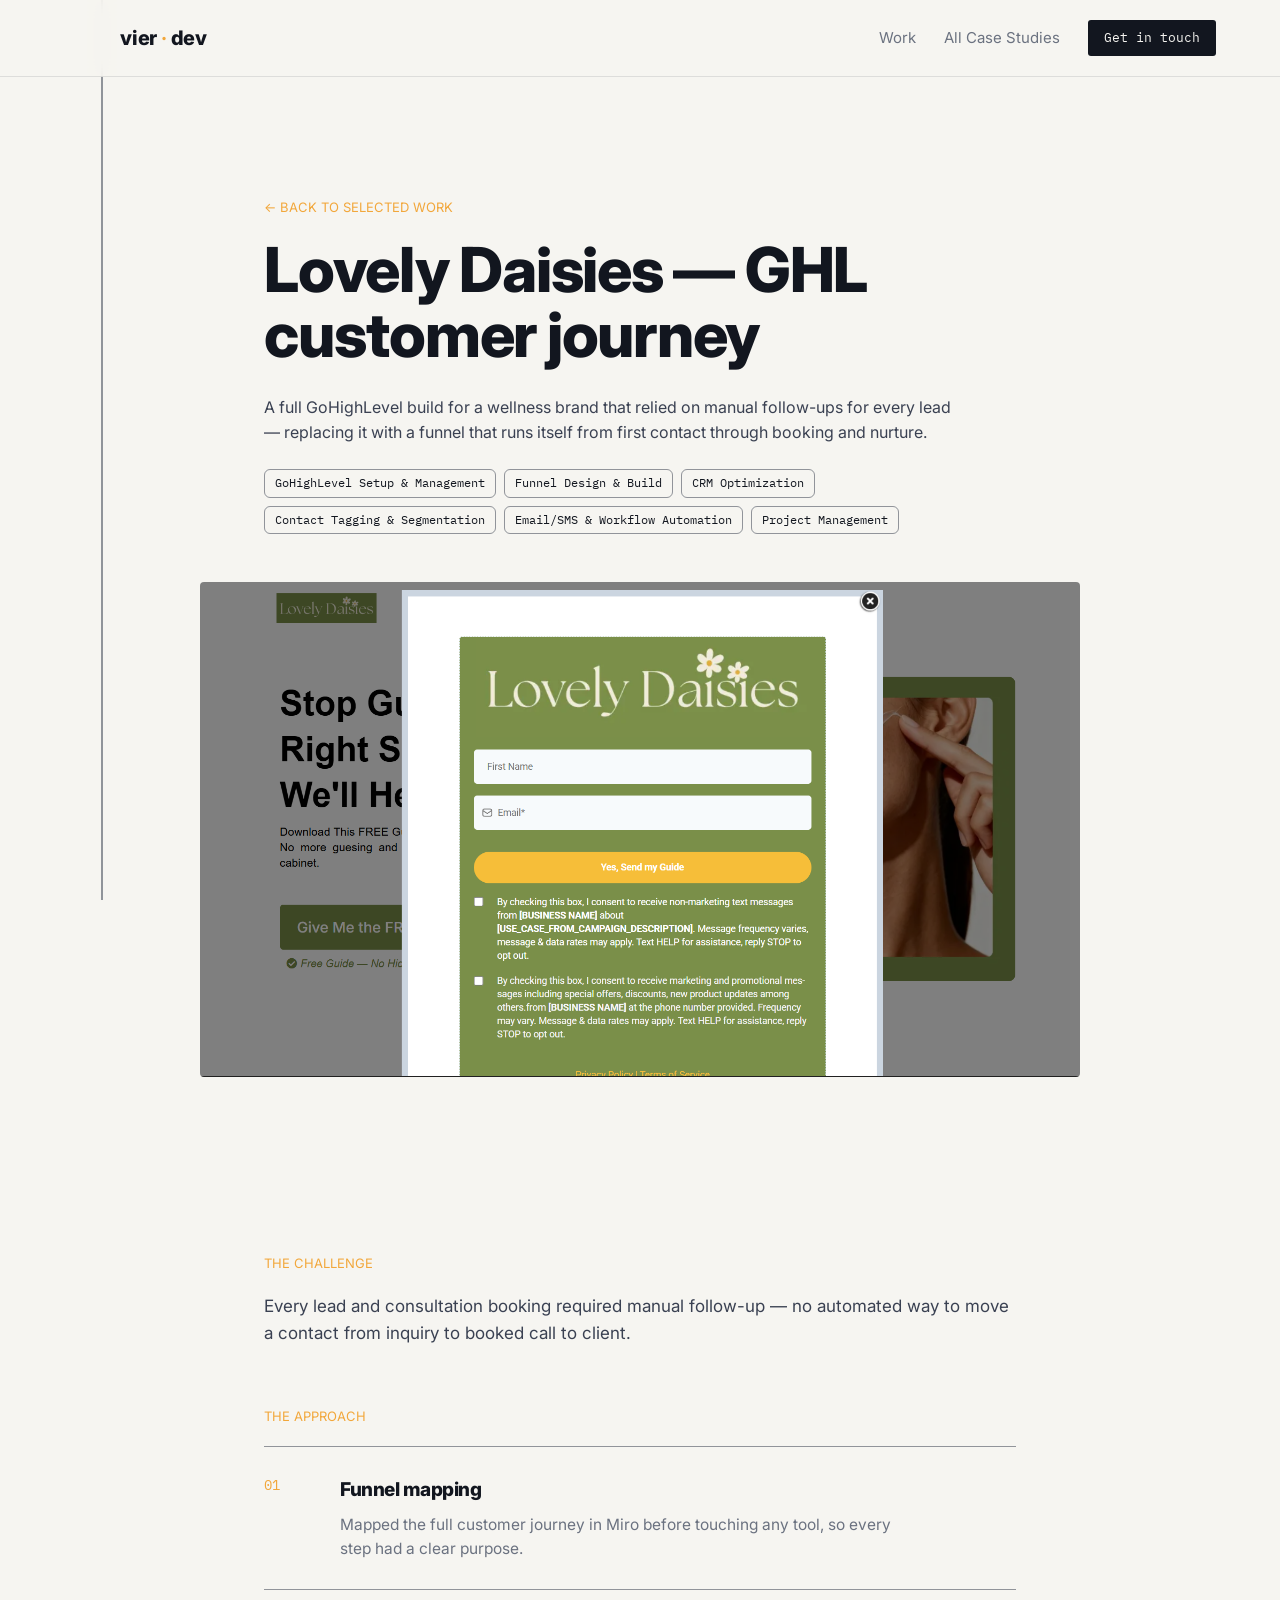
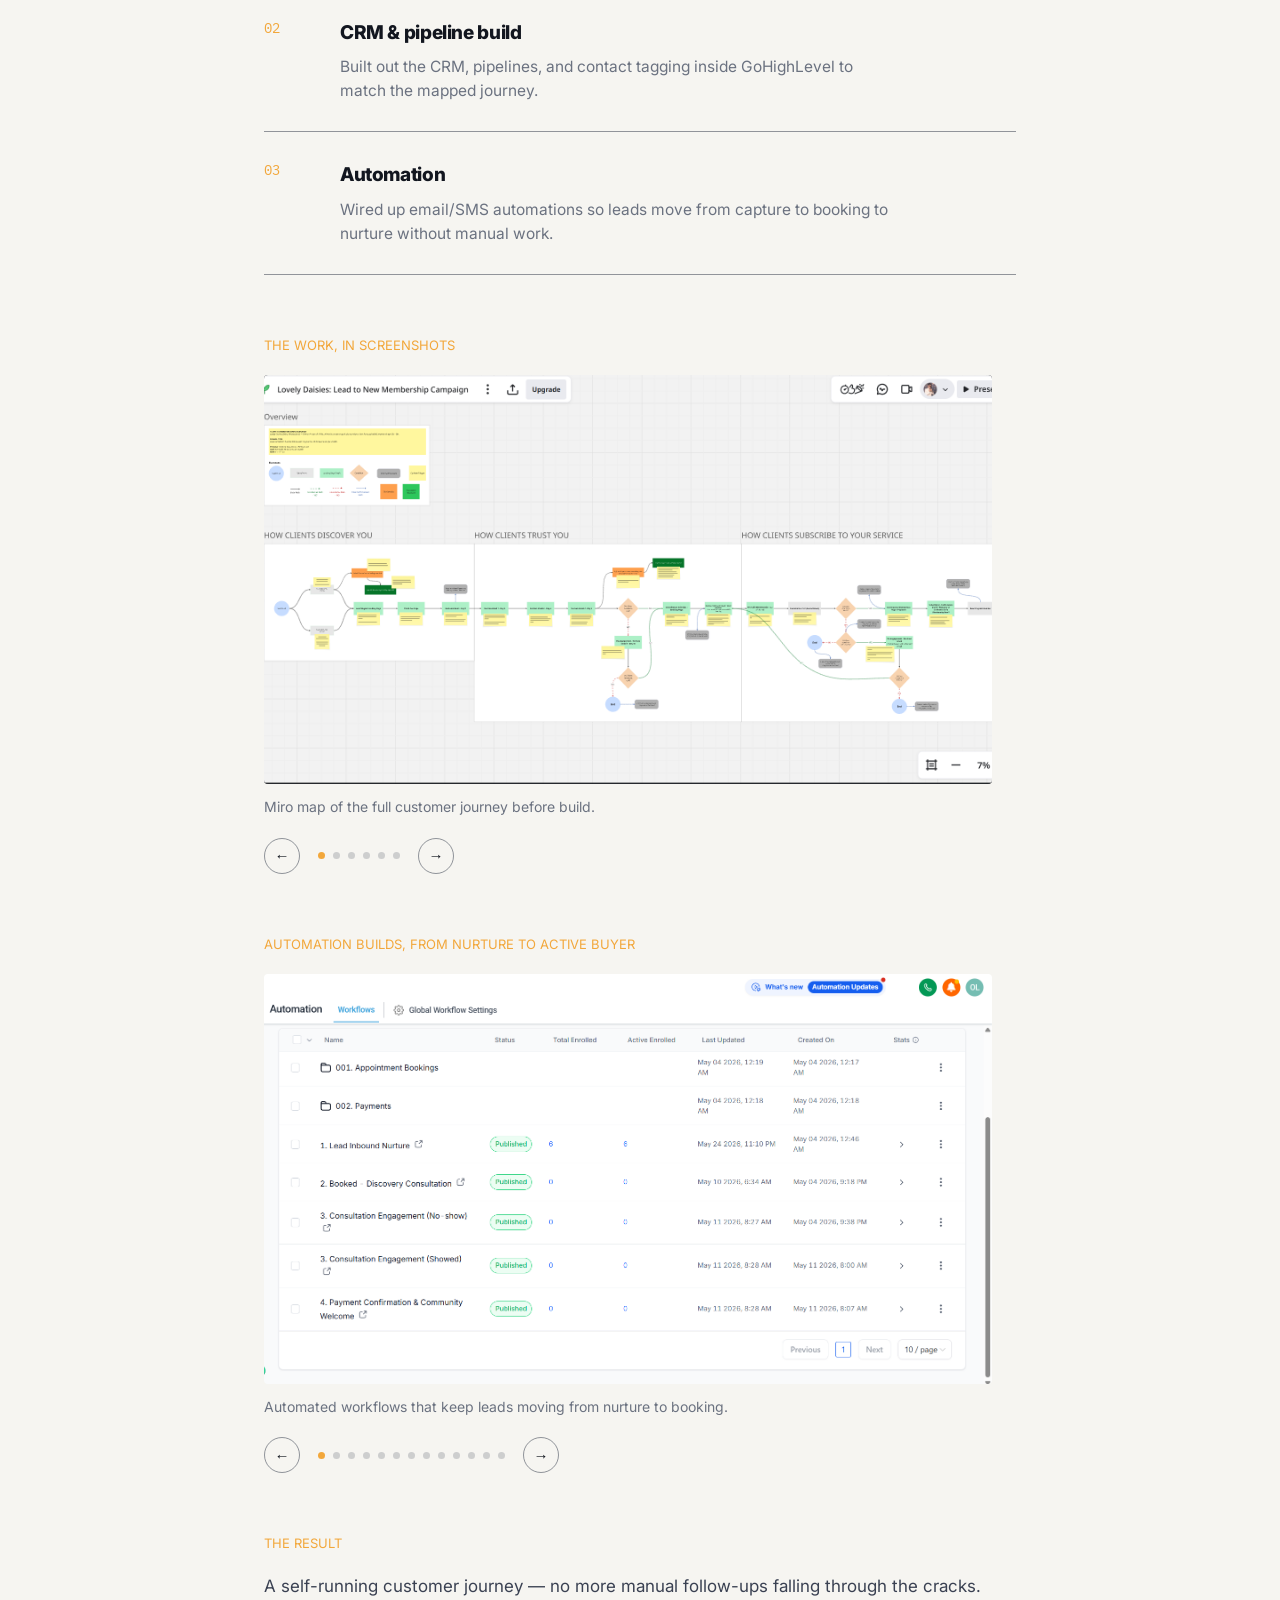
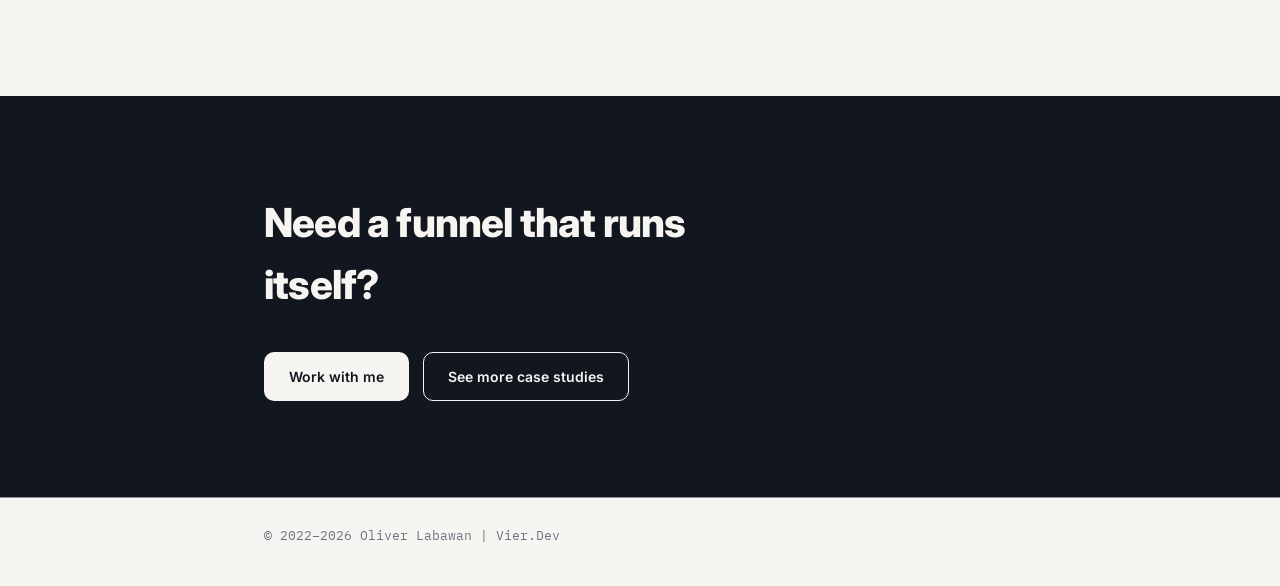
<file: work/lovely-daisies.html>
<!DOCTYPE html>
<html lang="en">
<head>
<meta charset="UTF-8">
<meta name="viewport" content="width=device-width, initial-scale=1.0">
<title>Lovely Daisies — Case Study | Oliver Labawan</title>
<meta name="description" content="GoHighLevel customer journey build for Lovely Daisies — full funnel from lead capture to booking to nurture.">
<link rel="preconnect" href="https://fonts.googleapis.com">
<link rel="preconnect" href="https://fonts.gstatic.com" crossorigin>
<link href="https://fonts.googleapis.com/css2?family=IBM+Plex+Mono:wght@400;500&family=Inter:wght@400;500;600;700;800&display=swap" rel="stylesheet">
<link rel="stylesheet" href="../styles.css?v=2">
<link rel="icon" type="image/png" href="../images/favicon.ico">
</head>
<body>

<div class="rail" aria-hidden="true"><div class="rail-fill" id="railFill"></div></div>

<header class="topbar">
  <a href="../index.html#top" class="wordmark"> vier <span><b>·</b></span> dev </a>
  <nav class="topnav">
    <a href="../index.html#work">Work</a>
    <a href="work-index.html">All Case Studies</a>
    <a href="../index.html#contact" class="nav-cta">Get in touch</a>
  </nav>
</header>

<main id="top">

  <section class="hero" style="padding-bottom: 48px;">
    <p class="tag"><a href="work-index.html" style="color:var(--signal);">← BACK TO SELECTED WORK</a></p>
    <h1 style="max-width: 18ch;">Lovely Daisies — GHL customer journey</h1>
    <p class="hero-sub">
      A full GoHighLevel build for a wellness brand that relied on manual
      follow-ups for every lead — replacing it with a funnel that runs itself
      from first contact through booking and nurture.
    </p>
    <ul class="case-meta" style="margin-top: 24px;">
      <li>GoHighLevel Setup & Management</li>
      <li>Funnel Design & Build</li>
      <li>CRM Optimization</li>
      <li>Contact Tagging & Segmentation</li>
      <li>Email/SMS & Workflow Automation</li>
      <li>Project Management</li>
    </ul>
  </section>

<div class="case-visual" style="max-width: var(--max); margin: 0 auto 80px; aspect-ratio: 16/9;"> 
  <img src="../images/lovelydaisies/Landing Page Form.png"></img> 
</div>
  
  <section class="process reveal">
    <p class="tag">THE CHALLENGE</p>
    <p style="font-size:17px; color:#3a4152; max-width:70ch; margin-bottom: 60px;">
      Every lead and consultation booking required manual follow-up — no
      automated way to move a contact from inquiry to booked call to client.
      <!-- EDIT ME: swap in your real challenge details -->
    </p>

    <p class="tag">THE APPROACH</p>
    <ol class="process-list" style="margin-bottom: 60px;">
      <li>
        <span class="p-num">01</span>
        <div>
          <h3>Funnel mapping</h3>
          <p>Mapped the full customer journey in Miro before touching any tool, so every step had a clear purpose.</p>
        </div>
      </li>
      <li>
        <span class="p-num">02</span>
        <div>
          <h3>CRM & pipeline build</h3>
          <p>Built out the CRM, pipelines, and contact tagging inside GoHighLevel to match the mapped journey.</p>
        </div>
      </li>
      <li>
        <span class="p-num">03</span>
        <div>
          <h3>Automation</h3>
          <p>Wired up email/SMS automations so leads move from capture to booking to nurture without manual work.</p>
        </div>
      </li>
    </ol>

      <p class="tag">THE WORK, IN SCREENSHOTS</p>
    
    <div class="img-slider" style="margin-bottom: 60px;">
      <div class="img-track" id="imgTrack">
 
        <!-- EDIT ME: swap for real screenshots -->

        <figure class="img-slide"> 
          <div class="case-visual" style="max-width: var(--max); aspect-ratio: 16/9;"> 
            <img src="../images/lovelydaisies/lovelydaisies-funnel-map.png"></img> </div> 
          <figcaption>Miro map of the full customer journey before build.</figcaption> 
        </figure>

        <figure class="img-slide"> 
          <div class="case-visual" style="max-width: var(--max); aspect-ratio: 16/9;"> 
            <img src="../images/lovelydaisies/lovelydaisies-CRM-1.png"></img> </div> 
          <figcaption>Pipeline and contact tagging setup in GoHighLevel.</figcaption> 
        </figure>

        <figure class="img-slide"> 
          <div class="case-visual" style="max-width: var(--max); aspect-ratio: 16/9;"> 
            <img src="../images/lovelydaisies/CRM Tags.png"></img> </div> 
          <figcaption>Pipeline stages tags setup in GoHighLevel.</figcaption> 
        </figure>

        <figure class="img-slide"> 
          <div class="case-visual" style="max-width: var(--max); aspect-ratio: 16/9;"> 
            <img src="../images/lovelydaisies/Landing Page Steps.png"></img> </div> 
          <figcaption>Landing Page setup for lead nurture.</figcaption> 
        </figure>

        <figure class="img-slide"> 
          <div class="case-visual" style="max-width: var(--max); aspect-ratio: 16/9;"> 
            <img src="../images/lovelydaisies/Email Marketing.png"></img> </div> 
          <figcaption>Email/SMS marketing that help nurture leads.</figcaption> 
        </figure>

        <figure class="img-slide"> 
          <div class="case-visual" style="max-width: var(--max); aspect-ratio: 16/9;"> 
            <img src="../images/lovelydaisies/Calendar 3.png"></img> </div> 
          <figcaption>Calendar Setup for bookings.</figcaption> 
        </figure>

      </div>
      
      <div class="t-controls">
        <button class="t-arrow" id="imgPrev" aria-label="Previous screenshot">←</button>
        <div class="t-dots" id="imgDots"></div>
        <button class="t-arrow" id="imgNext" aria-label="Next screenshot">→</button>
      </div>
    </div>


    <!-- AUTOMATION BUILDS -->
    
     <p class="tag">AUTOMATION BUILDS, FROM NURTURE TO ACTIVE BUYER</p>

    <div class="img-slider" style="margin-bottom: 60px;">
      <div class="img-track" id="imgTrack2">
 
        <!-- EDIT ME: swap for real screenshots -->

       <figure class="img-slide"> 
          <div class="case-visual" style="max-width: var(--max); aspect-ratio: 16/9;"> 
             <img src="../images/lovelydaisies/Automated Workflows.png"></img> </div> 
          <figcaption>Automated workflows that keep leads moving from nurture to booking.</figcaption> 
        </figure>

        <figure class="img-slide"> 
          <div class="case-visual" style="max-width: var(--max); aspect-ratio: 16/9;"> 
            <img src="../images/lovelydaisies/1. Lead Nurture Inbound 1.png"></img> </div> 
          <figcaption>Lead Nurture Inbound-1.</figcaption> 
        </figure>

        <figure class="img-slide"> 
          <div class="case-visual" style="max-width: var(--max); aspect-ratio: 16/9;"> 
            <img src="../images/lovelydaisies/1. Lead Nurture Inbound 2.png"></img> </div> 
          <figcaption>Lead Nurture Inbound-2.</figcaption> 
        </figure>

        <figure class="img-slide"> 
          <div class="case-visual" style="max-width: var(--max); aspect-ratio: 16/9;"> 
            <img src="../images/lovelydaisies/1. Lead Nurture Inbound 3.png"></img> </div> 
          <figcaption>Lead Nurture Inbound-3.</figcaption> 
        </figure>

        <figure class="img-slide"> 
          <div class="case-visual" style="max-width: var(--max); aspect-ratio: 16/9;"> 
            <img src="../images/lovelydaisies/1. Lead Nurture Inbound 4.png"></img> </div> 
          <figcaption>Lead Nurture Inbound-4.</figcaption> 
        </figure>

        <figure class="img-slide"> 
          <div class="case-visual" style="max-width: var(--max); aspect-ratio: 16/9;"> 
            <img src="../images/lovelydaisies/1. Lead Nurture Inbound 5.png"></img> </div> 
          <figcaption>Lead Nurture Inbound-5.</figcaption> 
        </figure>

        <figure class="img-slide"> 
          <div class="case-visual" style="max-width: var(--max); aspect-ratio: 16/9;"> 
            <img src="../images/lovelydaisies/1. Lead Nurture Inbound 6.png"></img> </div> 
          <figcaption>Lead Nurture Inbound-6.</figcaption> 
        </figure>

        <figure class="img-slide"> 
          <div class="case-visual" style="max-width: var(--max); aspect-ratio: 16/9;"> 
            <img src="../images/lovelydaisies/1. Lead Nurture Inbound 7.png"></img> </div> 
          <figcaption>Lead Nurture Inbound-7.</figcaption> 
        </figure>

        <figure class="img-slide"> 
          <div class="case-visual" style="max-width: var(--max); aspect-ratio: 16/9;"> 
            <img src="../images/lovelydaisies/2. Discovery Consultation.png"></img> </div> 
          <figcaption>Discovery Consultation.</figcaption> 
        </figure>

        <figure class="img-slide"> 
          <div class="case-visual" style="max-width: var(--max); aspect-ratio: 16/9;"> 
            <img src="../images/lovelydaisies/3. Consultation Engagement - No Show.png"></img> </div> 
          <figcaption>Consultation Engagement - No Show.</figcaption> 
        </figure>

        <figure class="img-slide"> 
          <div class="case-visual" style="max-width: var(--max); aspect-ratio: 16/9;"> 
            <img src="../images/lovelydaisies/3. Consultation Engagement - Show.png"></img> </div> 
          <figcaption>Consultation Engagement - Show.</figcaption> 
        </figure>

        <figure class="img-slide"> 
          <div class="case-visual" style="max-width: var(--max); aspect-ratio: 16/9;"> 
            <img src="../images/lovelydaisies/4. Community Welcome 1.png"></img> </div> 
          <figcaption>Community Welcome-1.</figcaption> 
        </figure>

        <figure class="img-slide"> 
          <div class="case-visual" style="max-width: var(--max); aspect-ratio: 16/9;"> 
            <img src="../images/lovelydaisies/4. Community Welcome 2.png"></img> </div> 
          <figcaption>Community Welcome-2.</figcaption> 
        </figure>

      </div>
      
      <div class="t-controls">
        <button class="t-arrow" id="imgPrev2" aria-label="Previous screenshot">←</button>
        <div class="t-dots" id="imgDots2"></div>
        <button class="t-arrow" id="imgNext2" aria-label="Next screenshot">→</button>
      </div>
    </div>


    <p class="tag">THE RESULT</p>
    <p style="font-size:17px; color:#3a4152; max-width:70ch;">
      A self-running customer journey — no more manual follow-ups falling
      through the cracks.
      <!-- EDIT ME: swap in real results/metrics if you have them -->
    </p>
  </section>

  <section class="contact reveal">
    <div class="contact-inner">
      <h2 style="max-width: 20ch;">Need a funnel that runs itself?</h2>
      <div class="contact-actions">
        <a href="../index.html#contact" class="btn contact-primary">Work with me</a>
        <a href="work-index.html" class="btn contact-ghost">See more case studies</a>
      </div>
    </div>
  </section>

</main>

<footer class="footer">
  <p>© 2022–<span id="year"></span> Oliver Labawan | Vier.Dev </p>
</footer>

<script src="../script.js?v=2"></script>
</body>
</html>
</file>
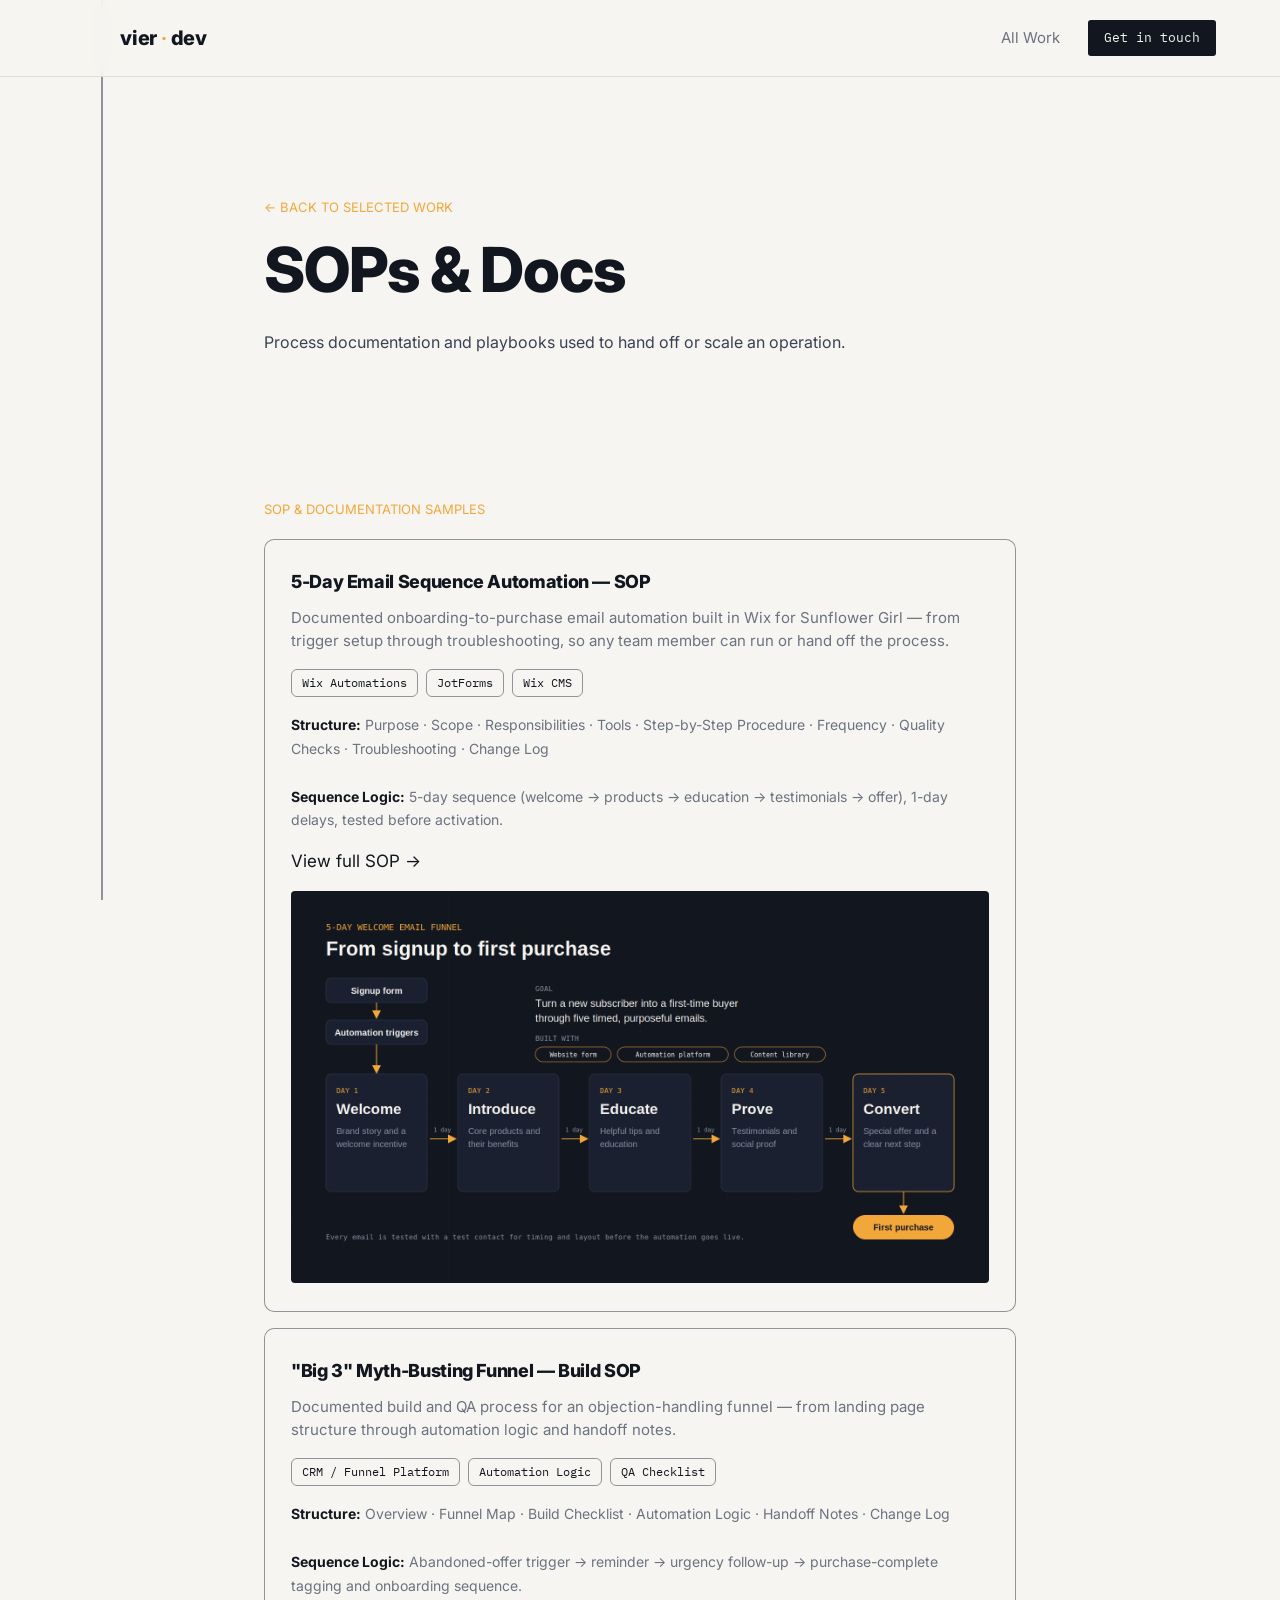
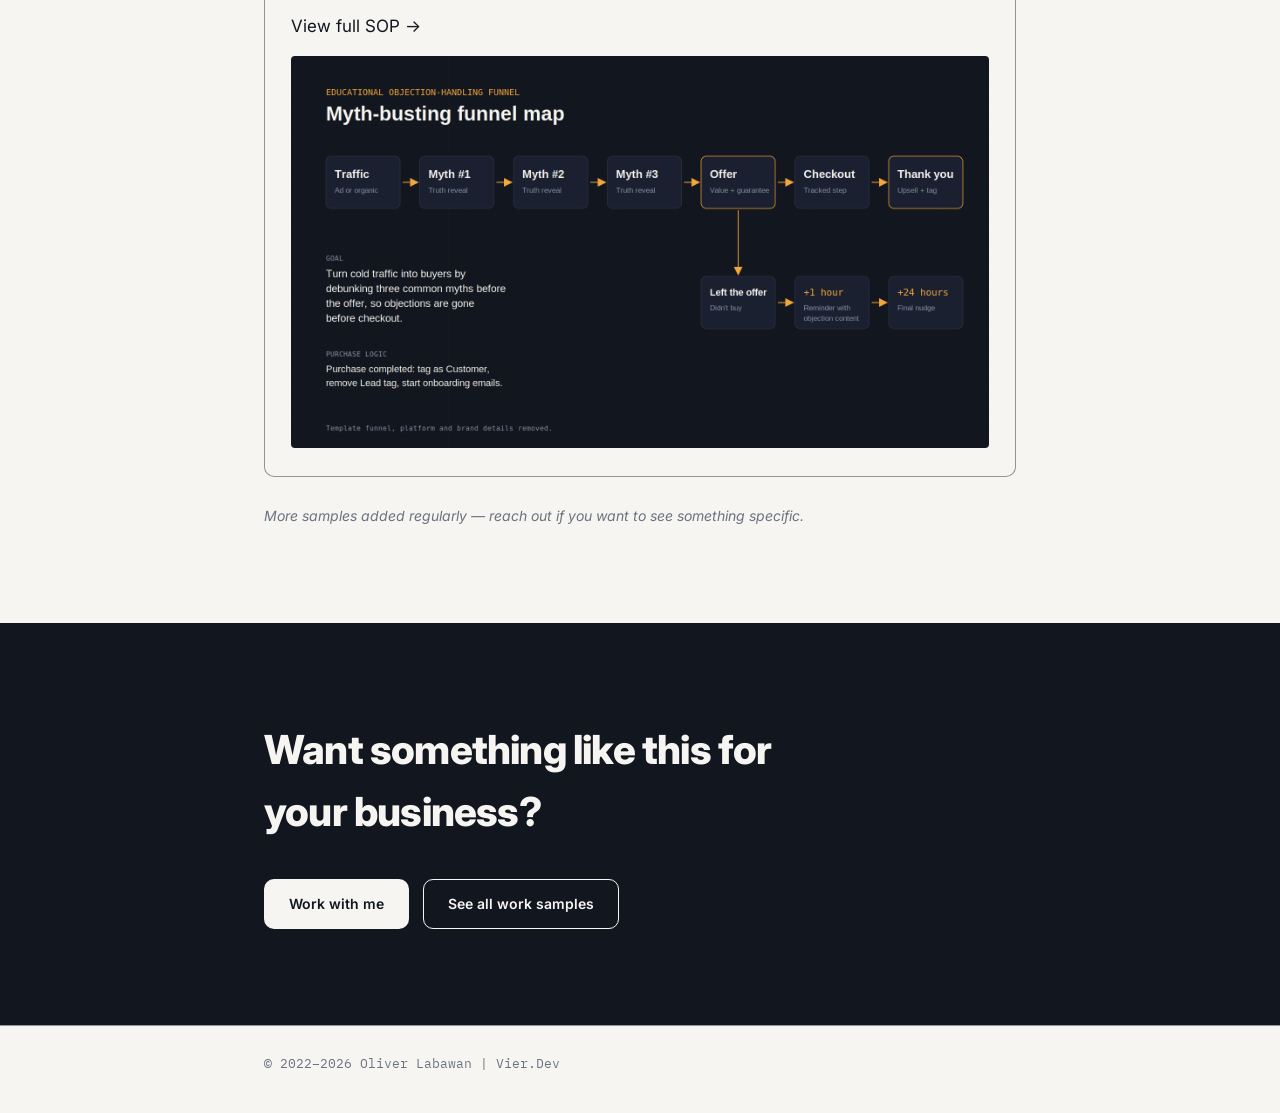
<file: work/sop-docs.html>
<!DOCTYPE html>
<html lang="en">
<head>
<meta charset="UTF-8">
<meta name="viewport" content="width=device-width, initial-scale=1.0">
<title>SOPs & Docs | Oliver Labawan</title>
<meta name="description" content="Process documentation and playbooks used to hand off or scale an operation.">
<link rel="preconnect" href="https://fonts.googleapis.com">
<link rel="preconnect" href="https://fonts.gstatic.com" crossorigin>
<link href="https://fonts.googleapis.com/css2?family=IBM+Plex+Mono:wght@400;500&family=Inter:wght@400;500;600;700;800&display=swap" rel="stylesheet">
<link rel="stylesheet" href="../styles.css?v=2">
<link rel="icon" type="image/png" href="../images/favicon.ico">
</head>
<body>

<div class="rail" aria-hidden="true"><div class="rail-fill" id="railFill"></div></div>

<header class="topbar">
  <a href="../index.html#top" class="wordmark"> vier <span><b>·</b></span> dev </a>
  <nav class="topnav">
    <a href="work-index.html">All Work</a>
    <a href="../index.html#contact" class="nav-cta">Get in touch</a>
  </nav>
</header>

<main id="top">

  <section class="hero" style="padding-bottom: 48px;">
    <p class="tag"><a href="work-index.html" style="color:var(--signal);">← BACK TO SELECTED WORK</a></p>
    <h1 style="max-width: 16ch;">SOPs & Docs</h1>
    <p class="hero-sub">Process documentation and playbooks used to hand off or scale an operation.</p>
  </section>

  <!-- SAMPLES — duplicate a .service block below to add more -->
  <section class="services reveal">
    <p class="tag">SOP & DOCUMENTATION SAMPLES</p>
    <div class="service-grid">

      <div class="service" style="grid-column: span 2;">
        <h3>5-Day Email Sequence Automation — SOP</h3>
        <p>Documented onboarding-to-purchase email automation built in Wix for Sunflower Girl — from trigger setup through troubleshooting, so any team member can run or hand off the process.</p>
      
        <ul class="case-meta" style="margin: 16px 0;">
          <li>Wix Automations</li>
          <li>JotForms</li>
          <li>Wix CMS</li>
        </ul>
      
        <div style="font-size: 14px; color: var(--muted-on-paper); line-height: 1.7; margin-bottom: 16px;">
          <strong style="color: var(--ink);">Structure:</strong> Purpose · Scope · Responsibilities · Tools ·
          Step-by-Step Procedure · Frequency · Quality Checks · Troubleshooting · Change Log
          <br><br><strong style="color: var(--ink);">Sequence Logic:</strong> 5-day sequence (welcome → products → education → testimonials → offer), 1-day delays, tested before activation.
        </div>
      
        <a href="https://drive.google.com/file/d/15fu3pyo___s3fcHRQ2stMWz4lo1_Z0b3/view?usp=sharing" target="_blank" rel="noopener">View full SOP →</a>
        <div class="case-visual lightbox-trigger" data-label="SOP structure" style="aspect-ratio:16/9; margin-top:16px;">
          <img src="../images/funnels/welcome-email-funnel.png" alt="5-Day Email Sequence SOP">
        </div>
      </div>


      <div class="service" style="grid-column: span 2;">
        <h3>"Big 3" Myth-Busting Funnel — Build SOP</h3>
        <p>Documented build and QA process for an objection-handling funnel — from landing page structure through automation logic and handoff notes.</p>
      
        <ul class="case-meta" style="margin: 16px 0;">
          <li>CRM / Funnel Platform</li>
          <li>Automation Logic</li>
          <li>QA Checklist</li>
        </ul>
      
        <div style="font-size: 14px; color: var(--muted-on-paper); line-height: 1.7; margin-bottom: 16px;">
          <strong style="color: var(--ink);">Structure:</strong> Overview · Funnel Map · Build Checklist ·
          Automation Logic · Handoff Notes · Change Log
          <br><br><strong style="color: var(--ink);">Sequence Logic:</strong> Abandoned-offer trigger → reminder →
          urgency follow-up → purchase-complete tagging and onboarding sequence.
        </div>
      
        <a href="https://drive.google.com/file/d/1L4ygD-akhyeUEebPnAjv7M7O_Qyfnyab/view?usp=sharing" target="_blank" rel="noopener">View full SOP →</a>
        <div class="case-visual lightbox-trigger" data-label="Funnel build SOP" style="aspect-ratio:16/9; margin-top:16px;">
          <img src="../images/funnels/myth-busting-funnel-map.png" alt="Myth-Busting Funnel Build SOP">
        </div>
      </div>

    </div>
    <p class="case-note">More samples added regularly — reach out if you want to see something specific.</p>
  </section>

  <section class="contact reveal">
    <div class="contact-inner">
      <h2 style="max-width: 20ch;">Want something like this for your business?</h2>
      <div class="contact-actions">
        <a href="../index.html#contact" class="btn contact-primary">Work with me</a>
        <a href="work-index.html" class="btn contact-ghost">See all work samples</a>
      </div>
    </div>
  </section>

</main>

<footer class="footer">
  <p>© 2022–<span id="year"></span> Oliver Labawan | Vier.Dev </p>
</footer>

<script src="../script.js?v=2"></script>
</body>
</html>
</file>
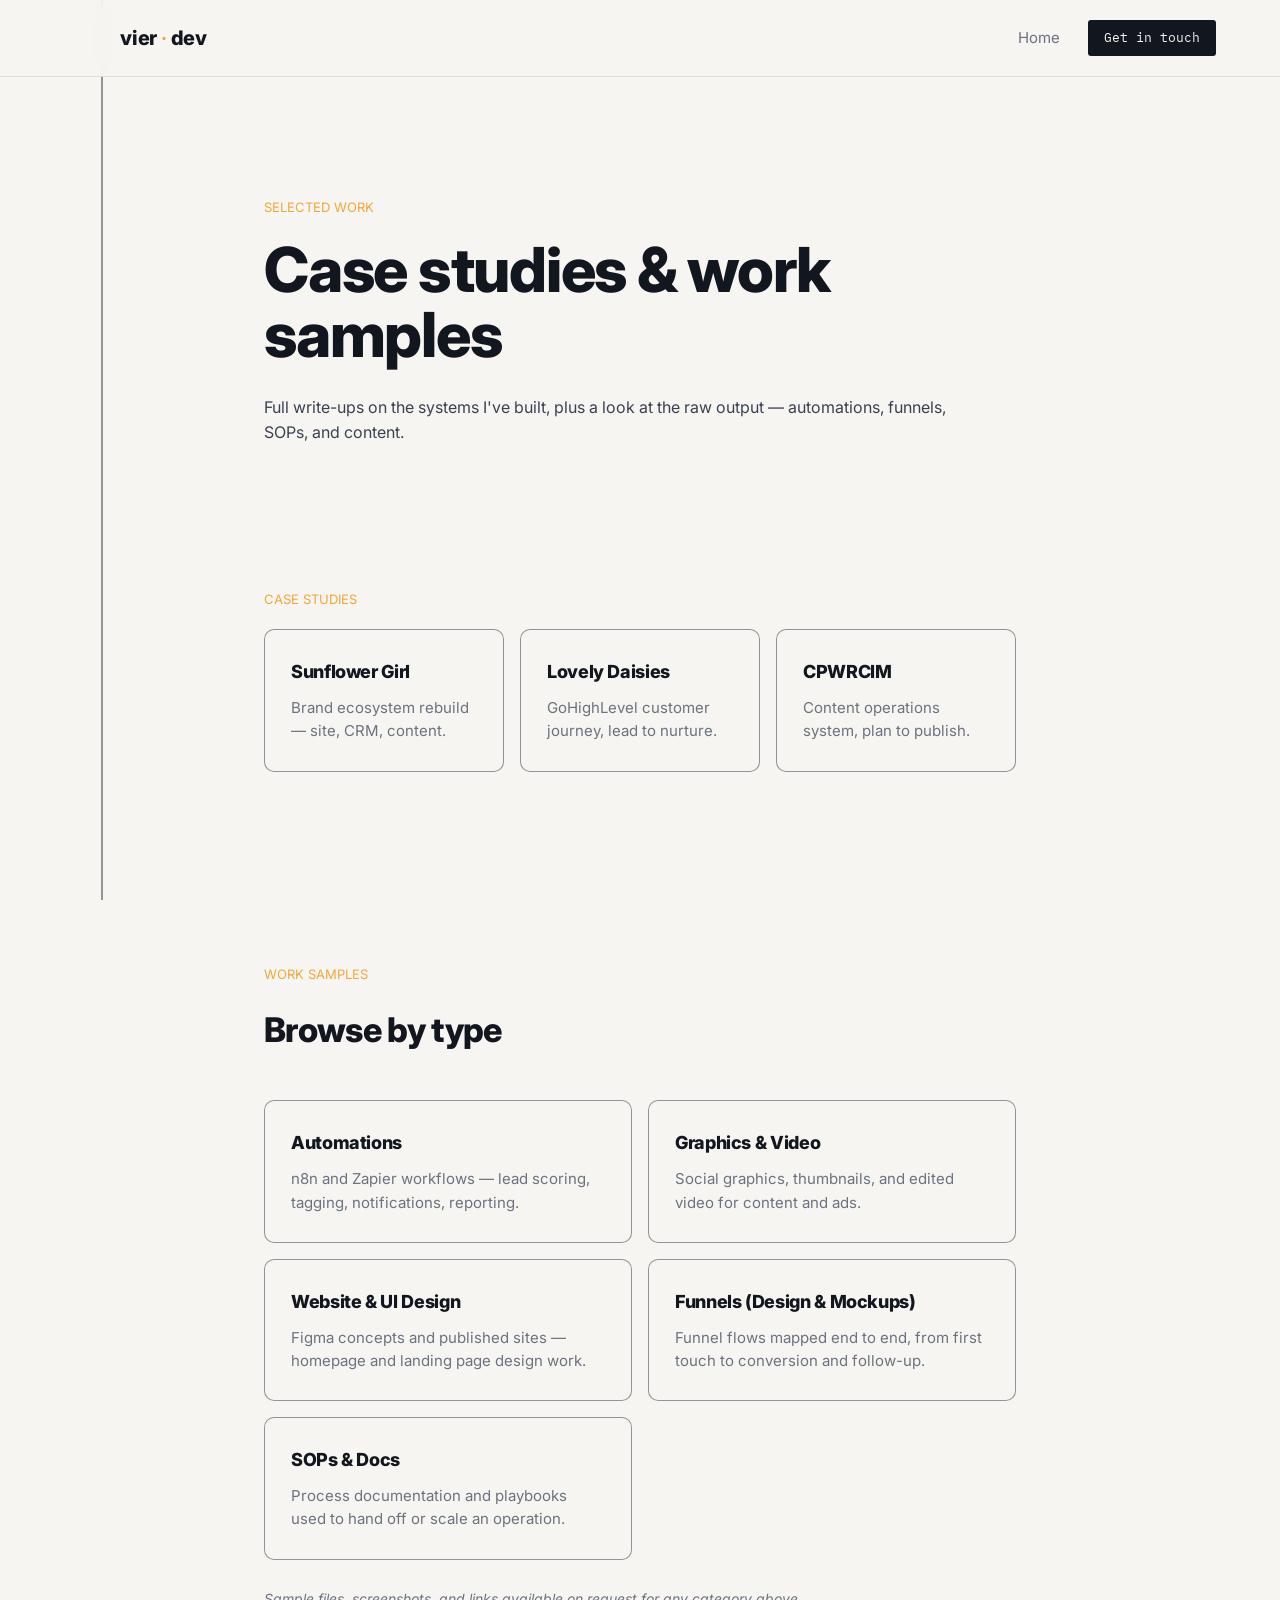
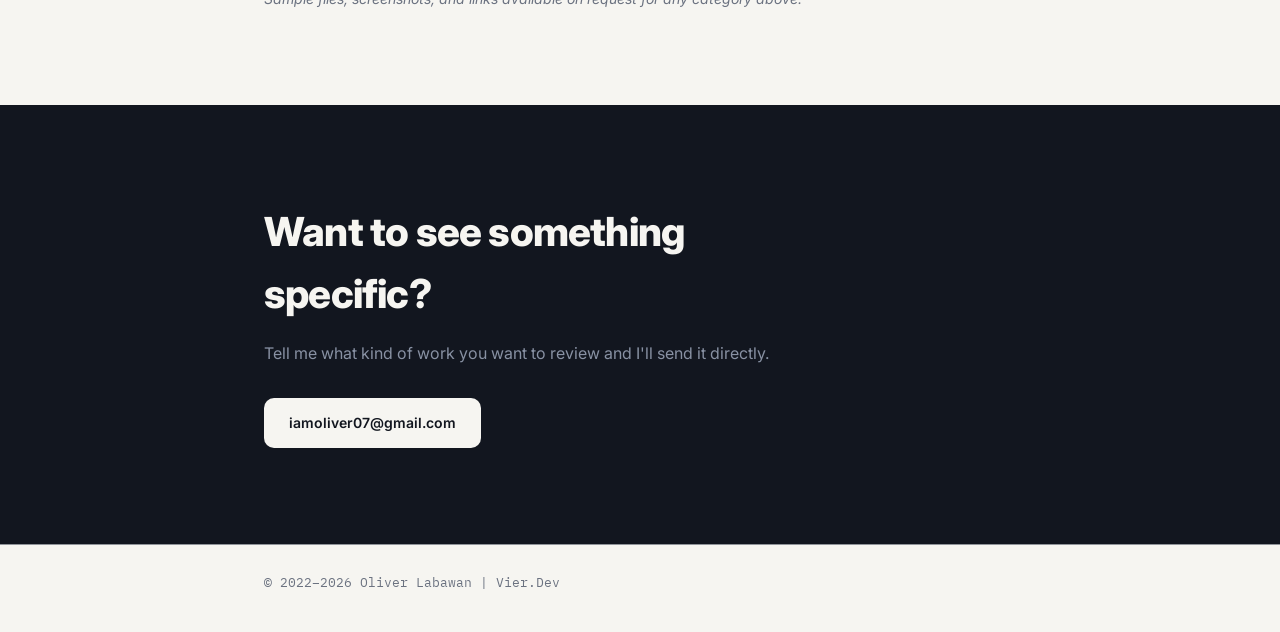
<file: work/work-index.html>
<!DOCTYPE html>
<html lang="en">
<head>
<meta charset="UTF-8">
<meta name="viewport" content="width=device-width, initial-scale=1.0">
<title>Selected Work | Oliver Labawan</title>
<meta name="description" content="Case studies and work samples — automations, funnels, SOPs & docs, content, graphics & video.">
<link rel="preconnect" href="https://fonts.googleapis.com">
<link rel="preconnect" href="https://fonts.gstatic.com" crossorigin>
<link href="https://fonts.googleapis.com/css2?family=IBM+Plex+Mono:wght@400;500&family=Inter:wght@400;500;600;700;800&display=swap" rel="stylesheet">
<link rel="stylesheet" href="../styles.css?v=2">
<link rel="icon" type="image/png" href="../images/favicon.ico">
</head>
<body>

<div class="rail" aria-hidden="true"><div class="rail-fill" id="railFill"></div></div>

<header class="topbar">
  <a href="../index.html#top" class="wordmark"> vier <span><b>·</b></span> dev </a>
  <nav class="topnav">
    <a href="../index.html#top">Home</a>
    <a href="../index.html#contact" class="nav-cta">Get in touch</a>
  </nav>
</header>

<main id="top">

  <section class="hero" style="padding-bottom: 48px;">
    <p class="tag">SELECTED WORK</p>
    <h1 style="max-width: 16ch;">Case studies & work samples</h1>
    <p class="hero-sub">
      Full write-ups on the systems I've built, plus a look at the raw
      output — automations, funnels, SOPs, and content.
    </p>
  </section>

  <!-- CASE STUDIES -->
  <section class="work reveal">
    <p class="tag">CASE STUDIES</p>
    <div class="service-grid" style="grid-template-columns: repeat(3, 1fr);">
      <a href="sunflower-girl-skincare.html" class="service" style="display:block;">
        <h3>Sunflower Girl</h3>
        <p>Brand ecosystem rebuild — site, CRM, content.</p>
      </a>
      <a href="lovely-daisies.html" class="service" style="display:block;">
        <h3>Lovely Daisies</h3>
        <p>GoHighLevel customer journey, lead to nurture.</p>
      </a>
      <a href="cpwrcim.html" class="service" style="display:block;">
        <h3>CPWRCIM</h3>
        <p>Content operations system, plan to publish.</p>
      </a>
    </div>
  </section>

  <!-- WORK SAMPLES BY CATEGORY -->
  <section class="services reveal">
    <p class="tag">WORK SAMPLES</p>
    <h2>Browse by type</h2>
    <div class="service-grid">
      <a href="automations.html" class="service" style="display: block;">
        <h3>Automations</h3>
        <p>n8n and Zapier workflows — lead scoring, tagging, notifications, reporting.</p>
      </a>
      <a href="graphics-video.html" class="service" style="display: block;">
        <h3>Graphics & Video</h3>
        <p>Social graphics, thumbnails, and edited video for content and ads.</p>
      </a>
      <a href="website.html" class="service" style="display: block;">
        <h3>Website & UI Design</h3>
        <p>Figma concepts and published sites — homepage and landing page design work.</p>
      </a>
      <a href="funnels.html" class="service" style="display: block;">
        <h3>Funnels (Design & Mockups)  </h3>
        <p>Funnel flows mapped end to end, from first touch to conversion and follow-up.</p>
      </a>
      <a href="sop-docs.html" class="service" style="display: block;">
        <h3>SOPs & Docs</h3>
        <p>Process documentation and playbooks used to hand off or scale an operation.</p>
      </a>
    </div>
    <p class="case-note">Sample files, screenshots, and links available on request for any category above.</p>
  </section>

  <section class="contact reveal">
    <div class="contact-inner">
      <h2 style="max-width: 20ch;">Want to see something specific?</h2>
      <p class="contact-sub">Tell me what kind of work you want to review and I'll send it directly.</p>
      <a href="mailto:iamoliver07@gmail.com" class="btn contact-primary">iamoliver07@gmail.com</a>
    </div>
  </section>

</main>

<footer class="footer">
  <p>© 2022–<span id="year"></span> Oliver Labawan | Vier.Dev </p>
</footer>

<script src="../script.js?v=2"></script>
</body>
</html>
</file>
<file: styles.css>
/* ===================================================================
   TOKENS — edit these to reskin the whole site
=================================================================== */
:root{
  --ink: #12161f;
  --ink-soft: #1a2030;
  --paper: #f6f5f1;
  --line: #2c3444;
  --line-soft: rgba(44,52,68,0.5);
  --signal: #f2a73b;
  --muted: #8891a3;
  --muted-on-paper: #6b7280;

  --font-display: 'Inter', sans-serif;
  --font-mono: 'IBM Plex Mono', monospace;

  --max: 880px;
  --edge: clamp(24px, 6vw, 64px);
   --rail-left: clamp(60px, 8vw, 120px);

   --sunflower-girl: #f5b335;
   --lovely-daisies: #789c4a;
   --cpwrcim: #ff6c0e;
}

*{ box-sizing: border-box; }
html{ scroll-behavior: smooth; }
body{
  margin:0;
  background: var(--paper);
  color: var(--ink);
  font-family: var(--font-display);
  font-size: 17px;
  line-height: 1.55;
  -webkit-font-smoothing: antialiased;
}
h1,h2,h3,h4{ margin: 0; font-weight: 800; letter-spacing: -0.02em; }
p{ margin: 0; }
a{ color: inherit; text-decoration: none; }
ul,ol{ margin:0; padding:0; list-style:none; }

@media (prefers-reduced-motion: reduce){
  *{ scroll-behavior: auto !important; transition: none !important; }
}

/* ===================================================================
   PIPELINE RAIL — the signature element: a schematic line running
   down the page, standing in for the "wiring" this work is about.
=================================================================== */
.rail{
  position: fixed;
  top: 0; bottom: 0;
  width: 2px;
   left: calc(var(--edge) - 1px);
  background: var(--line-soft);
  z-index: 0;
  display: none;
  overflow: hidden;
   left: calc(var(--rail-left) - 1px);
   
}
.rail-fill{
  position: absolute;
  top: 0; left: 0; right: 0;
  height: 0%;
  background: linear-gradient(to bottom, var(--signal), transparent);
  transition: height 0.1s linear;
}
@media (min-width: 860px){ .rail{ display: block; } }

/* status badge, hero */
.status-badge{
  display: inline-flex; align-items: center; gap: 8px;
  font-family: var(--font-mono); font-size: 12.5px;
  color: var(--ink);
  border: 1px solid var(--line-soft);
  padding: 6px 12px;
  border-radius: 20px;
  margin-bottom: 22px;
}
.status-dot{
  width: 7px; height: 7px; border-radius: 50%;
  background: var(--signal);
  box-shadow: 0 0 0 0 rgba(242,167,59,0.6);
  animation: pulse 2s infinite;
}
@keyframes pulse{
  0%{ box-shadow: 0 0 0 0 rgba(242,167,59,0.5); }
  70%{ box-shadow: 0 0 0 7px rgba(242,167,59,0); }
  100%{ box-shadow: 0 0 0 0 rgba(242,167,59,0); }
}

/* scroll reveal */
.reveal{
  opacity: 0;
  transform: translateY(24px);
  transition: opacity 0.7s ease, transform 0.7s ease;
}
.reveal.is-visible{
  opacity: 1;
  transform: translateY(0);
}

/* hover motion on interactive blocks */
.service, .case-visual, .tool-cat{ transition: transform 0.25s ease, box-shadow 0.25s ease; }
.service:hover, .tool-cat:hover{ transform: translateY(-3px); }
.case-visual{ transition: transform 0.4s ease; }
.case:hover .case-visual{ transform: scale(1.02); }
.btn{ transition: transform 0.2s ease, background 0.2s ease; }
.btn:hover{ transform: translateY(-2px); }

/* ===================================================================
   TOPBAR
=================================================================== */
.topbar{
  position: sticky; top: 0; z-index: 20;
  display: flex; align-items: center; justify-content: space-between;
  padding: 20px var(--edge);
  background: rgba(246,245,241,0.88);
  backdrop-filter: blur(8px);
  border-bottom: 1px solid rgba(44,52,68,0.12);
}

.topbar-photo{
  width: 64px;
  height: 64px;
  border-radius: 10px;
  object-fit: cover;
  flex-shrink: 0;
  border: 1px solid var(--line-soft);
}

.wordmark{ font-weight: 800; font-size: 20px; letter-spacing: -0.01em; margin-left: 56px;}
.wordmark span{ color: var(--signal); }
.topnav{ display: flex; align-items: center; gap: 28px; font-size: 15px; }
.topnav a:not(.nav-cta){ color: var(--muted-on-paper); }
.topnav a:hover{ color: var(--ink); }
.nav-cta{
  padding: 8px 16px;
  background: var(--ink);
  color: var(--paper) !important;
  border-radius: 3px;
  font-family: var(--font-mono);
  font-size: 13px;
}
@media (max-width: 640px){
  .topnav a:not(.nav-cta){ display:none; }
}

main{ position: relative; z-index: 1; }
section{ max-width: var(--max); margin: 0 auto; padding: 96px var(--edge); }

.tag{
  font-family: var(--font-display);
  font-size: 13px;
  color: var(--signal);
  margin: 0 0 20px;
}

/* ===================================================================
   HERO
=================================================================== */
.hero{ padding-top: 120px; padding-bottom: 88px; }
.hero h1{
  font-size: clamp(38px, 6vw, 62px);
  line-height: 1.05;
  max-width: 14ch;
}
.hero-top{
  display: flex;
  align-items: flex-start;
  justify-content: space-between;
  gap: 32px;
  position: relative;
}
.hero-photo-wrap{
  position: relative;
  flex-shrink: 0;
}
.hero-photo-wrap::before{
  content: '';
  position: absolute;
  inset: 14px -14px -14px 14px;
  border: 2px solid var(--signal);
  border-radius: 10px;
  z-index: 1;
}

.hero-badge{
  position: absolute;
  bottom: -16px; left: -16px;
  background: var(--ink);
  color: var(--paper);
  font-family: var(--font-mono);
  font-size: 11px;
  padding: 8px 12px;
  border-radius: 6px;
  z-index: 3;
  white-space: nowrap;
  overflow: visible;
}
.badge-ring{
  position: absolute;
  inset: 0;
  width: 100%;
  height: 100%;
  pointer-events: none;
}
.badge-ring rect{
  fill: none;
  stroke: var(--signal);
  stroke-width: 2;
  stroke-linecap: round;
  stroke-dasharray: 20 220; /* short bright segment, long gap */
  stroke-dashoffset: 0;
  animation: chase 3s linear infinite;
}
@keyframes chase{
  to{ stroke-dashoffset: -240; } /* negative = travels clockwise around the rect */
}
@media (prefers-reduced-motion: reduce){
  .badge-ring rect{ animation: none; }
}

.hero-photo{
  width: 270px;
  height: 270px;
  border-radius: 10px;
  object-fit: cover;
  flex-shrink: 0;
  border: 1px solid var(--line-soft);
  position: relative;
  z-index: 2;
}
@media (max-width: 640px){
  .hero-top{ flex-direction: column-reverse; align-items: flex-start; }
  .hero-photo{ width: 140px; height: 140px; }
}

.hero-sub{
  margin-top: 28px;
  max-width: 70ch;
  font-size: 16px;
  color: #3a4152;
}

.hero-actions{ display: flex; gap: 14px; margin-top: 36px; flex-wrap: wrap; }

.btn{
  display: inline-block;
  padding: 13px 24px;
  border-radius: 10px;
  font-size: 14px;
  font-weight: 600;
  border: 1px solid transparent;
}
.btn-primary{ background: var(--ink); color: var(--paper); }
.btn-primary:hover{ background: var(--ink-soft); }
.btn-ghost{ border-color: var(--line-soft); color: var(--ink); }
.btn-ghost:hover{ border-color: var(--signal); }
.btn-large{ font-size: 16px; padding: 16px 30px; }

/* ===================================================================
   SERVICES
=================================================================== */
.services h2{ font-size: clamp(26px, 3.4vw, 34px); max-width: 16ch; margin-bottom: 44px; }
.service-grid{
  display: grid;
  grid-template-columns: repeat(2, 1fr);
  gap: 16px;
  background: none;
  border: none;
}
.service{ background: var(--paper); border: 1px solid var(--line-soft) ; border-radius: 10px; padding: 28px 26px; transition: border-color 0.3s ease;}
.service h3{ font-size: 18px; margin-bottom: 10px; }
.service p{ color: var(--muted-on-paper); font-size: 15px; }
@media (max-width: 640px){ .service-grid{ grid-template-columns: 1fr; } }


/* ===================================================================
   WORK / CASE STUDIES
=================================================================== */
.work h2{ font-size: clamp(26px, 3.4vw, 34px); margin-bottom: 56px; max-width: 16ch; }
.case{
  display: grid;
  grid-template-columns: 1.1fr 0.9fr;
  gap: 40px;
  align-items: center;
  padding: 40px 0;
  border-top: 1px solid var(--line-soft);
}
.case:last-of-type{ border-bottom: 1px solid var(--line-soft); }
.case.reverse{ direction: rtl; }
.case.reverse > *{ direction: ltr; }
.case-num{ font-family: var(--font-mono); color: var(--signal); font-size: 13px; }
.case-info h3{ font-size: 22px; margin: 10px 0 12px; }
.case-info p{ color: var(--muted-on-paper); font-size: 14px; margin-bottom: 16px; text-align: justify; }
.case-meta{ display: flex; flex-wrap: wrap; gap: 8px; }
.case-meta li{
  font-family: var(--font-mono);
  font-size: 12px;
  color: var(--ink);
  border: 1px solid var(--line-soft);
  padding: 4px 10px;
  border-radius: 6px;
}

.case-meta li:hover{
  border: 1px solid var(--signal);
}

.case-visual{
  aspect-ratio: 4/3;
  background: var(--ink);
  border-radius: 4px;
  position: relative;
  overflow: hidden;
   display: block ; 
}

.case-visual::before{
  content: attr(data-label);
  position: absolute; bottom: 14px; left: 16px;
  font-family: var(--font-mono);
  font-size: 12px;
  color: var(--muted);
   max-width: 100%;
}
.case-visual img{
  width: 100%;
  height: 100%;
  object-fit: cover;
  display: block;
}
.case-visual::after{
  content: '';
  position: absolute; inset: 0;
  background-image:
    linear-gradient(rgba(242,167,59,0.12) 1px, transparent 1px),
    linear-gradient(90deg, rgba(242,167,59,0.12) 1px, transparent 1px);
  background-size: 28px 28px;
}

.case-visual:has(img)::before,
.case-visual:has(img)::after{
  display: none;
}

/* EDIT: replace .case-visual divs in HTML with <img> tags once you have real screenshots */
@media (max-width: 720px){
  .case, .case.reverse{ grid-template-columns: 1fr; direction: ltr; }
  .case-visual{ order: -1; }
}
.case-note{ margin-top: 28px; color: var(--muted-on-paper); font-size: 14px; font-style: italic; }
.case-link{ display: inline-block; font-family: var(--font-mono); font-size: 13px; color: var(--ink); margin-top: 32px; margin-right: 22px; }
.case-link:hover{ text-decoration: underline; color: var(--signal);}

/* Media grids for samples*/

.media-grid{ 
   display: grid; 
   grid-template-columns: repeat(3, 1fr); 
   gap: 16px; 
   margin: 24px 0 60px; 
}

.media-item{ position: relative; display: block; }
.media-item .case-visual{ aspect-ratio: 4/3; }
.media-item.video .play-icon{
  position: absolute; top: 50%; left: 50%;
  transform: translate(-50%, -50%);
  width: 44px; height: 44px;
  display: flex; align-items: center; justify-content: center;
  background: rgba(18,22,31,0.75);
  color: var(--paper);
  border-radius: 50%;
  font-size: 14px;
}

@media (max-width: 640px){
  .media-grid{ grid-template-columns: repeat(2, 1fr); }
}

.thumb-row{
  max-width: var(--max);
  margin: 0 auto 16px;
  padding: 0 var(--edge);
  display: grid;
  grid-template-columns: 1fr 1fr;
  gap: 16px;
}
.thumb-row .case-visual{ aspect-ratio: 16/9; }

@media (max-width: 640px){
  .thumb-row{ grid-template-columns: 1fr; }
}

/* ===================================================================
   PROCESS
=================================================================== */
.process h2{ font-size: clamp(26px, 3.4vw, 34px); margin-bottom: 48px; max-width: 16ch; }
.process-list li{
  display: grid;
  grid-template-columns: 56px 1fr;
  gap: 20px;
  padding: 28px 0;
  border-top: 1px solid var(--line-soft);
}
.process-list li:last-child{ border-bottom: 1px solid var(--line-soft); }
.p-num{ font-family: var(--font-mono); color: var(--signal); font-size: 14px; }
.process-list h3{ font-size: 19px; margin-bottom: 8px; }
.process-list p{ color: var(--muted-on-paper); font-size: 15.5px; max-width: 56ch; }

/* ===================================================================
   TESTIMONIALS
=================================================================== */
.testimonials{ background: var(--ink); color: var(--paper); max-width: 100%; padding-left: 0; padding-right: 0; }
.testimonials .tag{ max-width: var(--max); margin: 0 auto 44px; padding: 0 var(--edge); }

/* featured testimonial — pulled out of the slider */
.t-featured{
  max-width: var(--max); margin: 0 auto 56px; padding: 32px;
  border-left: 3px solid var(--signal);
  background: rgba(242,167,59,0.05);
}
.t-featured p{ font-size: 16px; line-height: 1.65; color: #dfe1e8; max-width: 90ch; margin: 0; text-align: justify; }
.t-featured cite{
  display: block; margin-top: 18px;
  font-family: var(--font-mono); font-style: normal; font-size: 13.5px; color: var(--signal);
}
@media (max-width: 640px){
  .t-featured{ padding: 24px; }
  .t-featured p{ font-size: 15px; }
}

/* testimonial slider */
.testimonial-slider{ max-width: var(--max); margin: 0 auto; overflow: hidden; }
.testimonial-track{
  display: flex;
  width: calc(100% * var(--slide-count, 3));
  transition: transform 0.5s ease;
}
.t-slide{
  min-width: calc(100% / var(--slide-count, 3));
  box-sizing: border-box;
  padding-right: 40px;
  margin: 0;
}
.t-slide p{ font-size: 16px; line-height: 1.65; color: #dfe1e8; max-width: 60ch; }
.t-slide cite{
  display: block; margin-top: 18px;
  font-family: var(--font-mono); font-style: normal; font-size: 13.5px; color: var(--signal);
}
.t-controls{
  display: flex; align-items: center; gap: 18px;
  margin-top: 36px;
}
.t-arrow{
  width: 36px; height: 36px;
  border-radius: 50%;
  border: 1px solid rgba(246,245,241,0.25);
  background: transparent;
  color: var(--paper);
  cursor: pointer;
  font-size: 15px;
  transition: background 0.2s ease, border-color 0.2s ease;
}
.t-arrow:hover{ background: rgba(246,245,241,0.1); border-color: var(--signal); }
.t-dots{ display: flex; gap: 8px; }
.t-dot{
  width: 7px; height: 7px; border-radius: 50%;
  background: rgba(246,245,241,0.25);
  cursor: pointer; border: none; padding: 0;
  transition: background 0.2s ease;
}
.t-dot.active{ background: var(--signal); }


/* lightbox */
.lightbox{
  position: fixed; inset: 0;
  background: rgba(18,22,31,0.92);
  display: flex; align-items: center; justify-content: center;
  padding: 40px;
  opacity: 0; visibility: hidden;
  transition: opacity 0.25s ease;
  z-index: 100;
}
.lightbox.is-open{ opacity: 1; visibility: visible; }
.lightbox img{
  max-width: 100%; max-height: 100%;
  border-radius: 6px;
  box-shadow: 0 20px 60px rgba(0,0,0,0.4);
}
.lightbox-close{
  position: fixed; top: 24px; right: 24px;
  width: 40px; height: 40px;
  border-radius: 50%;
  border: 1px solid rgba(246,245,241,0.25);
  background: transparent;
  color: var(--paper);
  font-size: 16px;
  cursor: pointer;
  transition: background 0.2s ease;
}
.lightbox-close:hover{ background: rgba(246,245,241,0.1); }


/* image slider (reused on category pages, e.g. automations.html) */
.img-slider{ overflow: hidden; }
.img-track{
  display: flex;
  width: calc(100% * var(--slide-count, 3));
  transition: transform 0.5s ease;
}
.img-slide{
  min-width: calc(100% / var(--slide-count, 3));
  box-sizing: border-box;
  padding-right: 24px;
  margin: 0;
}
.img-slide .case-visual{ aspect-ratio: 16/9; }
.img-slide figcaption{
  margin-top: 12px;
  font-size: 14px;
  color: var(--muted-on-paper);
}
.img-slider .t-controls{ margin-top: 20px; }
.img-slider .t-arrow, .img-slider .t-dot{
  border-color: var(--line-soft);
  color: var(--ink);
}
.img-slider .t-arrow:hover{ background: rgba(44,52,68,0.06); border-color: var(--signal); }
.img-slider .t-dot{ background: rgba(44,52,68,0.2); }
.img-slider .t-dot.active{ background: var(--signal); }


/* ===================================================================
   TOOLS
=================================================================== */

.tools h2{ display:none; }
.tools-grid{display: grid; grid-template-columns: repeat(auto-fit, minmax(220px, 1fr)); gap: 16px; background: none; border: none;}

/*.tools{ background: var(--ink); color: var(--paper); max-width: 100%; padding-left: 0; padding-right: 0; }*/


.tool-cat{ background: var(--paper); border: 1px solid var(--line-soft); border-radius: 10px; padding: 22px 20px; }
.tool-cat h4{ font-size: 13px; font-family: var(--font-mono); color: var(--signal); margin-bottom: 8px; font-weight: 500; }
.tool-cat p{ font-size: 14.5px; color: var(--ink); }
@media (max-width: 720px){ .tools-grid{ grid-template-columns: 1fr 1fr; } }


/* tools ticker */
.ticker{
  margin-top: 44px;
  overflow: hidden;
  background: var(--ink);
  border-top: none;
  border-bottom: none;
  padding: 24px 0;
  -webkit-mask-image: linear-gradient(to right, transparent, black 8%, black 92%, transparent);
  mask-image: linear-gradient(to right, transparent, black 8%, black 92%, transparent);
}

.ticker-track{
  display: flex;
  gap: 40px;
  width: max-content;
  animation: scroll-left 26s linear infinite;
}

.ticker-track span{
   display: inline-flex;
  align-items: center;
  height: 24px;
}

.ticker-track span img{
  height: 24px;
  max-width: 90px;
  width: auto;
  object-fit: contain;
  display: block;
}

@keyframes scroll-left{
  from{ transform: translateX(0); }
  to{ transform: translateX(-50%); }
}
@media (prefers-reduced-motion: reduce){
  .ticker-track{ animation: none; }
}


/* ===================================================================
   CONTACT
=================================================================== */
.contact{ 
   background: var(--ink);
   color: var(--paper);
   max-width: 100%;
   padding-left: 0;
   padding-right: 0;
   text-align: left;
   padding-top: 96px;
   padding-bottom: 96px; 
}

.contact-inner{
   max-width: var(--max);
   margin: 0 auto;
   padding: 0 var(--edge);
}

.contact h2{ 
   font-size: clamp(28px, 4vw, 40px);
   max-width: var(--max); 
   margin-bottom: 16px; 
   color: var(--paper);
}

.contact-sub{ 
   max-width: 62ch; 
   color: var(--muted); 
   font-size: 16px; 
   margin-bottom: 32px; 
}

.contact-links{ display: flex; gap: 24px; margin-top: 28px; font-family: var(--font-mono); font-size: 13.5px; } 
.contact-links a{ color: var(--muted-on-paper); } 
.contact-links a:hover{ color: var(--signal); }

.contact .btn-primary{
  background: var(--paper);
  color: var(--ink);
}
.contact .btn-primary:hover{
  background: var(--signal);
}

.contact-tagline{
  display: flex;
  align-items: center;
  gap: 14px;
  margin-bottom: 20px;
}
.contact-avatar{
  width: 56px;
  height: 56px;
  border-radius: 50%;
  object-fit: cover;
  flex-shrink: 0;
}
.contact-tagline .tag{ margin: 0; }

.contact-actions{ display: flex; gap: 14px; margin-top: 36px; flex-wrap: wrap; }

.contact-primary{ background: var(--paper); color: var(--ink); }
.contact-primary:hover{ background: var(--signal); }
.contact-ghost{ border-color: var(--paper); color: var(--paper); }
.contact-ghost:hover{ border-color: var(--signal); }

/* ===================================================================
   FOOTER
=================================================================== */

.footer{
  padding: 28px 0 40px;
  border-top: 1px solid var(--line-soft);
}
.footer p{
  max-width: var(--max);
  margin: 0 auto;
  padding: 0 var(--edge);
  font-family: var(--font-mono);
  font-size: 12.5px;
  color: var(--muted-on-paper);
}
</file>
<file: pixel-hero.css>
/* Pixel hero character, replaces .hero-photo inside .hero-photo-wrap */
.pixel-hero{
  position: relative;
  z-index: 2;
  width: 270px;
  height: 270px;
  border-radius: 10px;
  overflow: hidden;
  cursor: pointer;
  background-color: var(--signal);
  background-image:
    linear-gradient(rgba(18,22,31,0.10) 1px, transparent 1px),
    linear-gradient(90deg, rgba(18,22,31,0.10) 1px, transparent 1px);
  background-size: 22px 22px;
  border: 1px solid var(--line-soft);
  user-select: none;
  -webkit-tap-highlight-color: transparent;
}
.pixel-hero:focus-visible{ outline: 2px solid var(--signal); outline-offset: 3px; }
.pixel-hero svg{
  position: absolute;
  left: 8%;
  bottom: 0;
  width: 84%;
  height: auto;
  animation: px-bob 2.4s steps(2, end) infinite;
}
.pixel-hero.is-hopping svg{ animation: px-hop 0.45s steps(5, end); }
@keyframes px-bob{ 0%,100%{ transform: translateY(0); } 50%{ transform: translateY(3px); } }
@keyframes px-hop{ 0%{ transform: translateY(0); } 40%{ transform: translateY(-18px); } 100%{ transform: translateY(0); } }

/* sparkles */
.px-spark{
  position: absolute;
  width: 4px; height: 4px;
  background: var(--paper);
  box-shadow: 4px 0 var(--paper), -4px 0 var(--paper), 0 4px var(--paper), 0 -4px var(--paper);
  animation: px-twinkle 2.2s steps(2, end) infinite;
  pointer-events: none;
}
@keyframes px-twinkle{ 0%,100%{ opacity: 1; } 50%{ opacity: 0.15; } }

/* hint */
.px-hint{
  position: absolute;
  left: 12px; top: 10px;
  font-family: var(--font-mono);
  font-size: 11px;
  color: rgba(18,22,31,0.65);
  pointer-events: none;
}
.px-hint::after{ content: '_'; animation: px-caret 1s steps(1) infinite; }
@keyframes px-caret{ 50%{ opacity: 0; } }
.pixel-hero.has-clicked .px-hint{ display: none; }

/* speech bubble */
.px-bubble{
  position: absolute;
  left: 50%; top: 12px;
  transform: translate(-50%, -6px);
  background: var(--paper);
  color: var(--ink);
  font-family: var(--font-mono);
  font-size: 12px;
  line-height: 1.3;
  padding: 7px 10px;
  border-radius: 6px;
  white-space: nowrap;
  opacity: 0;
  transition: opacity 0.15s ease, transform 0.15s ease;
  pointer-events: none;
}
.px-bubble::after{
  content: '';
  position: absolute;
  left: 50%; bottom: -5px;
  width: 10px; height: 10px;
  background: var(--paper);
  transform: translateX(-50%) rotate(45deg);
}
.px-bubble.is-on{ opacity: 1; transform: translate(-50%, 0); }

@media (max-width: 640px){
  .pixel-hero{ width: 160px; height: 160px; }
  .px-bubble{ font-size: 10px; padding: 5px 8px; }
  .px-hint{ font-size: 10px; }
}
@media (prefers-reduced-motion: reduce){
  .pixel-hero svg, .pixel-hero.is-hopping svg, .px-spark, .px-hint::after{ animation: none; }
}
</file>
